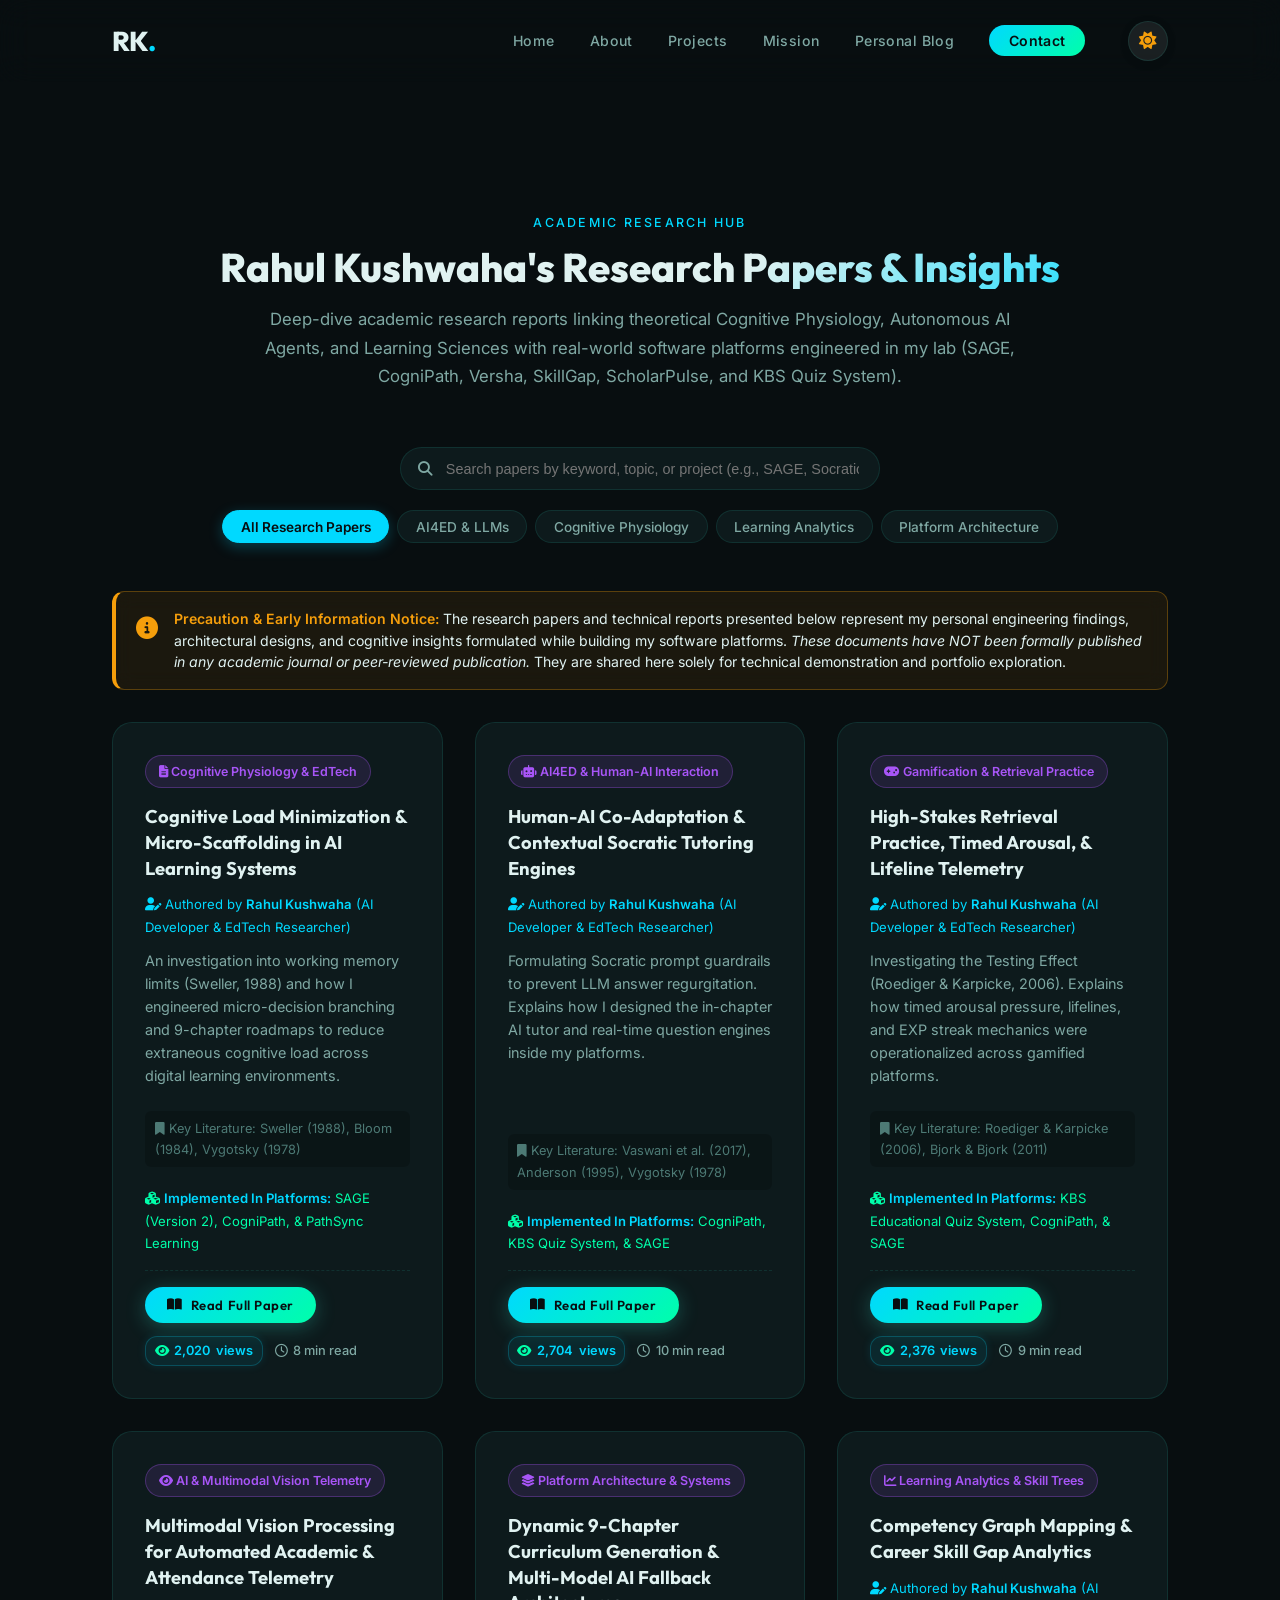
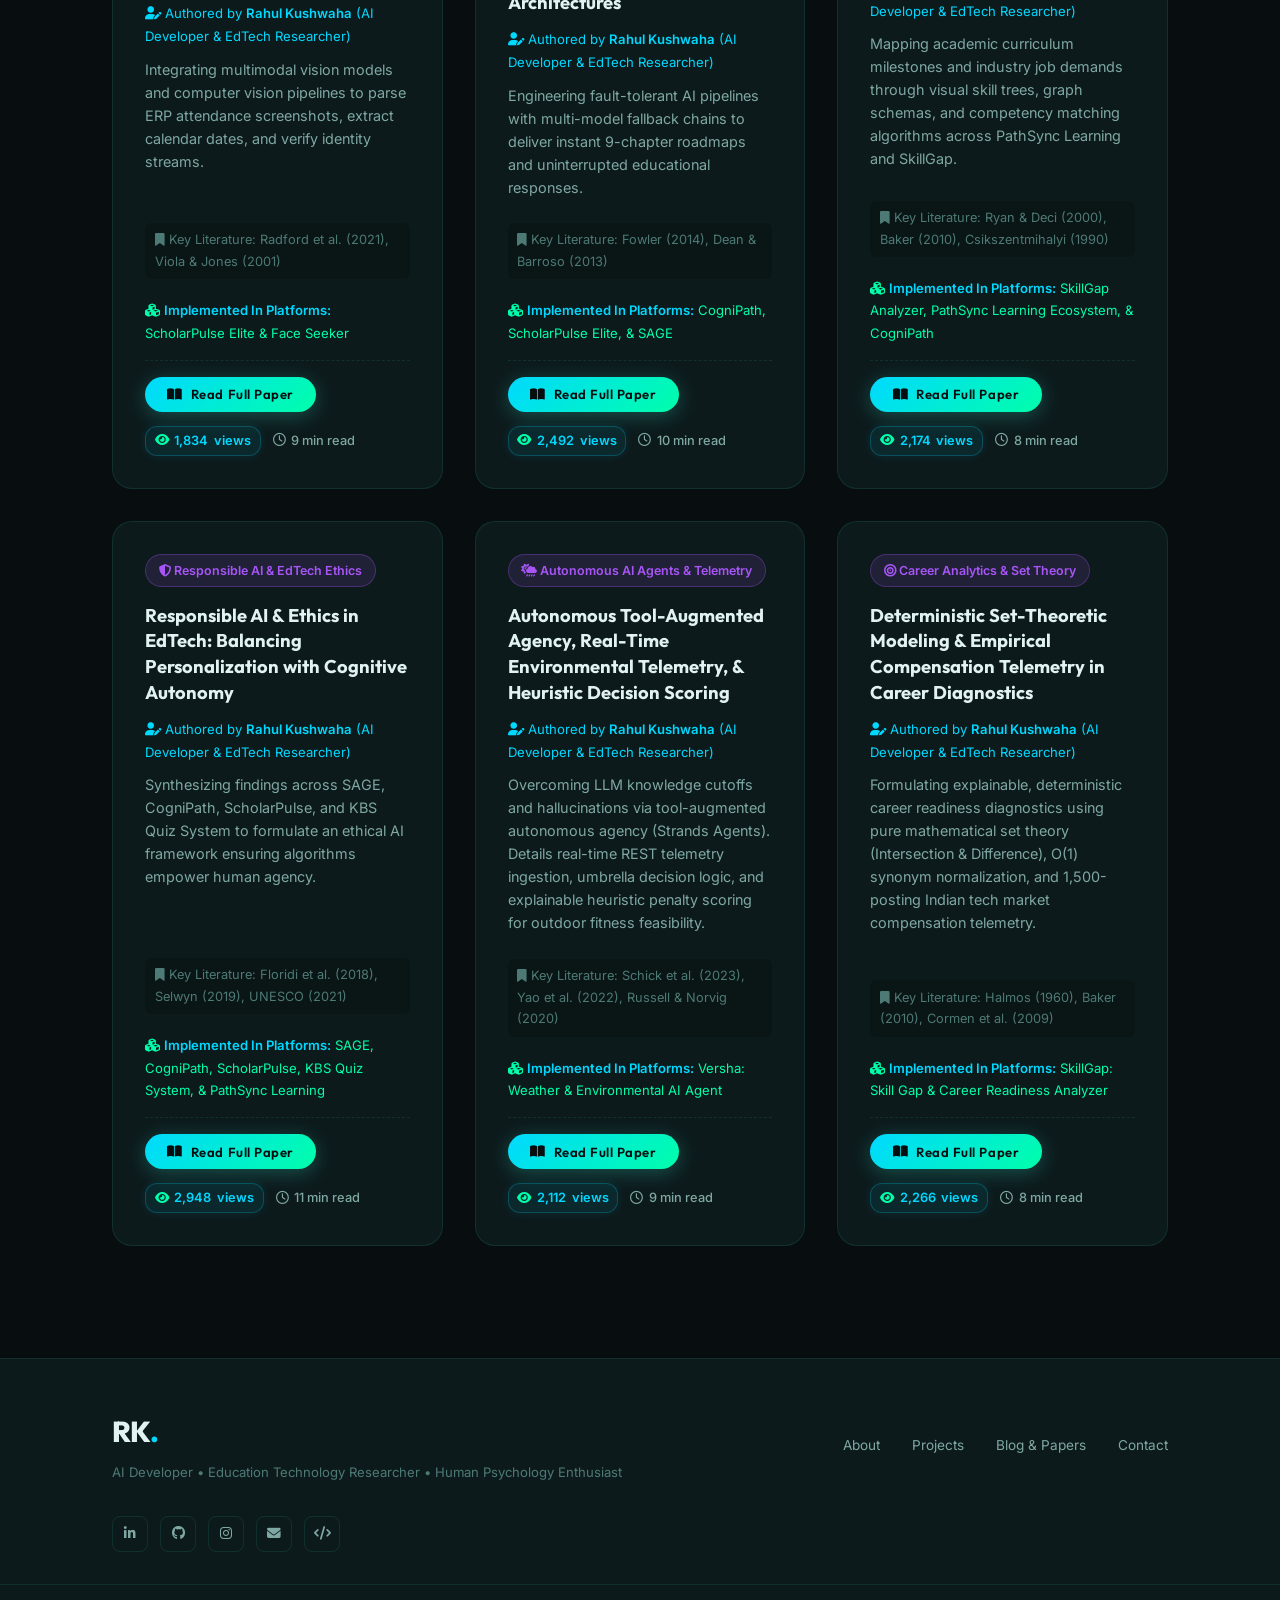
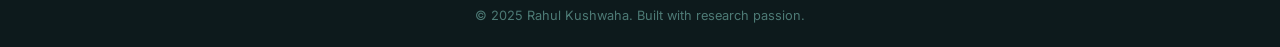
<file: blog.html>
<!DOCTYPE html>
<html lang="en">
<head>
    <meta charset="UTF-8">
    <meta name="viewport" content="width=device-width, initial-scale=1.0">
    <title>Academic Research Blog — Rahul Kushwaha | AI &amp; EdTech Researcher</title>
    <meta name="description" content="Academic research papers, literature analyses, and technical insights authored by Rahul Kushwaha exploring AI, Cognitive Psychology, EdTech, and Learning Sciences.">
    <meta name="author" content="Rahul Kushwaha">

    <!-- Google Fonts -->
    <link rel="preconnect" href="https://fonts.googleapis.com">
    <link rel="preconnect" href="https://fonts.gstatic.com" crossorigin>
    <link href="https://fonts.googleapis.com/css2?family=Inter:wght@300;400;500;600;700&family=Outfit:wght@400;500;600;700;800&display=swap" rel="stylesheet">

    <!-- Font Awesome 6 Icons -->
    <link rel="stylesheet" href="https://cdnjs.cloudflare.com/ajax/libs/font-awesome/6.5.1/css/all.min.css">

    <!-- Main Stylesheet -->
    <link rel="stylesheet" href="style.css">
</head>
<body>

    <!-- Ambient Aurora Background Glow -->
    <div class="aurora-wrapper" aria-hidden="true">
        <div class="aurora-blob aurora-blob--1"></div>
        <div class="aurora-blob aurora-blob--2"></div>
        <div class="aurora-blob aurora-blob--3"></div>
    </div>

    <!-- Scroll Progress Indicator Bar -->
    <div class="scroll-progress" id="scroll-progress"></div>

    <!-- Custom Cursor -->
    <div class="cursor-outer" id="cursorOuter"></div>
    <div class="cursor-inner" id="cursorInner"></div>

    <!-- Background Noise Grain -->
    <div class="noise-overlay" aria-hidden="true"></div>

    <!-- Navigation Header -->
    <header class="site-header" id="siteHeader">
        <div class="container nav-container">
            <a href="index.html#hero" class="nav-logo" aria-label="Home">
                RK<span class="logo-accent">.</span>
            </a>

            <nav class="nav-links" id="navLinks" aria-label="Primary navigation">
                <ul>
                    <li><a href="index.html#hero" class="nav-link">Home</a></li>
                    <li><a href="index.html#about" class="nav-link">About</a></li>
                    <li><a href="index.html#projects" class="nav-link">Projects</a></li>
                    <li><a href="index.html#mission" class="nav-link">Mission</a></li>
                    <li><a href="blog.html" class="nav-link active">Personal Blog</a></li>
                    <li><a href="index.html#contact" class="nav-link nav-cta">Contact</a></li>
                    <li class="theme-toggle-li">
                        <button class="theme-toggle-btn" id="themeToggleBtn" aria-label="Toggle dark and light theme" title="Toggle Light/Dark Mode">
                            <i class="fas fa-sun theme-icon-sun"></i>
                            <i class="fas fa-moon theme-icon-moon"></i>
                        </button>
                    </li>
                </ul>
            </nav>


            <button class="hamburger" id="hamburger" aria-label="Open menu" aria-expanded="false">
                <span></span>
                <span></span>
                <span></span>
            </button>
        </div>
    </header>

    <!-- Main Content -->
    <main style="padding-top: 100px;">
        <section class="section">
            <div class="container">

                <div class="section-header" data-reveal style="text-align: center; margin-bottom: 3.5rem;">
                    <span class="section-eyebrow">Academic Research Hub</span>
                    <h1 class="section-title" style="font-size: 2.5rem;">Rahul Kushwaha's Research Papers &amp; Insights</h1>
                    <p class="section-subtitle" style="max-width: 780px; margin: 1rem auto 0 auto; font-size: 1.05rem; line-height: 1.7;">
                        Deep-dive academic research reports linking theoretical Cognitive Physiology, Autonomous AI Agents, and Learning Sciences with real-world software platforms engineered in my lab (SAGE, CogniPath, Versha, SkillGap, ScholarPulse, and KBS Quiz System).
                    </p>
                </div>

                <!-- Controls & Search -->
                <div class="github-controls-wrapper" data-reveal style="margin-bottom: 3rem;">
                    <div class="github-search-box">
                        <i class="fas fa-search"></i>
                        <input type="text" id="blogSearchInput" class="github-search-input" placeholder="Search papers by keyword, topic, or project (e.g., SAGE, Socratic, Cognitive Load)..." onkeyup="filterBlogPosts()">
                    </div>

                    <div class="github-filter-tabs" id="blogFilterTabs">
                        <button class="github-filter-tab active" onclick="setBlogCategory('all', this)">All Research Papers</button>
                        <button class="github-filter-tab" onclick="setBlogCategory('ai4ed', this)">AI4ED &amp; LLMs</button>
                        <button class="github-filter-tab" onclick="setBlogCategory('psychology', this)">Cognitive Physiology</button>
                        <button class="github-filter-tab" onclick="setBlogCategory('analytics', this)">Learning Analytics</button>
                        <button class="github-filter-tab" onclick="setBlogCategory('architecture', this)">Platform Architecture</button>
                    </div>
                </div>

                <!-- Early Information & Independent Research Disclaimer Notice -->
                <div class="research-disclaimer-card" data-reveal>
                    <div class="disclaimer-icon"><i class="fas fa-info-circle"></i></div>
                    <div class="disclaimer-text">
                        <strong>Precaution &amp; Early Information Notice:</strong> The research papers and technical reports presented below represent my personal engineering findings, architectural designs, and cognitive insights formulated while building my software platforms. <em>These documents have NOT been formally published in any academic journal or peer-reviewed publication.</em> They are shared here solely for technical demonstration and portfolio exploration.
                    </div>
                </div>

                <!-- Blog Grid -->
                <div class="blog-grid" id="fullBlogGrid">

                    <!-- Paper 1 -->
                    <article class="blog-card" data-reveal data-category="psychology" data-keywords="sage cognipath pathsync pathed cognitive load sweller micro-learning roadmaps">
                        <div class="blog-badge"><i class="fas fa-file-alt"></i> Cognitive Physiology &amp; EdTech</div>
                        <h3 class="blog-title">Cognitive Load Minimization &amp; Micro-Scaffolding in AI Learning Systems</h3>
                        <p class="blog-author-tag"><i class="fas fa-user-edit"></i> Authored by <strong>Rahul Kushwaha</strong> (AI Developer &amp; EdTech Researcher)</p>
                        <p class="blog-snippet">An investigation into working memory limits (Sweller, 1988) and how I engineered micro-decision branching and 9-chapter roadmaps to reduce extraneous cognitive load across digital learning environments.</p>
                        <div class="blog-citations">
                            <span><i class="fas fa-bookmark"></i> Key Literature: Sweller (1988), Bloom (1984), Vygotsky (1978)</span>
                        </div>
                        <div style="font-size: 0.82rem; color: var(--color-accent-2); margin-bottom: 1rem;">
                            <i class="fas fa-cubes"></i> <strong>Implemented In Platforms:</strong> SAGE (Version 2), CogniPath, &amp; PathSync Learning
                        </div>
                        <div class="blog-footer">
                            <button onclick="openResearchPaper(1)" class="btn btn--primary btn--sm"><i class="fas fa-book-open"></i> Read Full Paper</button>
                            <div class="blog-meta-right">
                                <span class="blog-watch-count" data-paper-id="1"><i class="fas fa-eye"></i> <span class="watch-num">--</span> views</span>
                                <span class="blog-read-time"><i class="far fa-clock"></i> 8 min read</span>
                            </div>
                        </div>
                    </article>

                    <!-- Paper 2 -->
                    <article class="blog-card" data-reveal data-category="ai4ed" data-keywords="cognipath kbs sage socratic llm prompt engineering tutoring ai">
                        <div class="blog-badge"><i class="fas fa-robot"></i> AI4ED &amp; Human-AI Interaction</div>
                        <h3 class="blog-title">Human-AI Co-Adaptation &amp; Contextual Socratic Tutoring Engines</h3>
                        <p class="blog-author-tag"><i class="fas fa-user-edit"></i> Authored by <strong>Rahul Kushwaha</strong> (AI Developer &amp; EdTech Researcher)</p>
                        <p class="blog-snippet">Formulating Socratic prompt guardrails to prevent LLM answer regurgitation. Explains how I designed the in-chapter AI tutor and real-time question engines inside my platforms.</p>
                        <div class="blog-citations">
                            <span><i class="fas fa-bookmark"></i> Key Literature: Vaswani et al. (2017), Anderson (1995), Vygotsky (1978)</span>
                        </div>
                        <div style="font-size: 0.82rem; color: var(--color-accent-2); margin-bottom: 1rem;">
                            <i class="fas fa-cubes"></i> <strong>Implemented In Platforms:</strong> CogniPath, KBS Quiz System, &amp; SAGE
                        </div>
                        <div class="blog-footer">
                            <button onclick="openResearchPaper(2)" class="btn btn--primary btn--sm"><i class="fas fa-book-open"></i> Read Full Paper</button>
                            <div class="blog-meta-right">
                                <span class="blog-watch-count" data-paper-id="2"><i class="fas fa-eye"></i> <span class="watch-num">--</span> views</span>
                                <span class="blog-read-time"><i class="far fa-clock"></i> 10 min read</span>
                            </div>
                        </div>
                    </article>

                    <!-- Paper 3 -->
                    <article class="blog-card" data-reveal data-category="psychology" data-keywords="kbs cognipath sage retrieval testing effect gamification quiz">
                        <div class="blog-badge"><i class="fas fa-gamepad"></i> Gamification &amp; Retrieval Practice</div>
                        <h3 class="blog-title">High-Stakes Retrieval Practice, Timed Arousal, &amp; Lifeline Telemetry</h3>
                        <p class="blog-author-tag"><i class="fas fa-user-edit"></i> Authored by <strong>Rahul Kushwaha</strong> (AI Developer &amp; EdTech Researcher)</p>
                        <p class="blog-snippet">Investigating the Testing Effect (Roediger &amp; Karpicke, 2006). Explains how timed arousal pressure, lifelines, and EXP streak mechanics were operationalized across gamified platforms.</p>
                        <div class="blog-citations">
                            <span><i class="fas fa-bookmark"></i> Key Literature: Roediger &amp; Karpicke (2006), Bjork &amp; Bjork (2011)</span>
                        </div>
                        <div style="font-size: 0.82rem; color: var(--color-accent-2); margin-bottom: 1rem;">
                            <i class="fas fa-cubes"></i> <strong>Implemented In Platforms:</strong> KBS Educational Quiz System, CogniPath, &amp; SAGE
                        </div>
                        <div class="blog-footer">
                            <button onclick="openResearchPaper(3)" class="btn btn--primary btn--sm"><i class="fas fa-book-open"></i> Read Full Paper</button>
                            <div class="blog-meta-right">
                                <span class="blog-watch-count" data-paper-id="3"><i class="fas fa-eye"></i> <span class="watch-num">--</span> views</span>
                                <span class="blog-read-time"><i class="far fa-clock"></i> 9 min read</span>
                            </div>
                        </div>
                    </article>

                    <!-- Paper 4 -->
                    <article class="blog-card" data-reveal data-category="ai4ed" data-keywords="scholarpulse face_seeker vision gemini attendance biometric">
                        <div class="blog-badge"><i class="fas fa-eye"></i> AI &amp; Multimodal Vision Telemetry</div>
                        <h3 class="blog-title">Multimodal Vision Processing for Automated Academic &amp; Attendance Telemetry</h3>
                        <p class="blog-author-tag"><i class="fas fa-user-edit"></i> Authored by <strong>Rahul Kushwaha</strong> (AI Developer &amp; EdTech Researcher)</p>
                        <p class="blog-snippet">Integrating multimodal vision models and computer vision pipelines to parse ERP attendance screenshots, extract calendar dates, and verify identity streams.</p>
                        <div class="blog-citations">
                            <span><i class="fas fa-bookmark"></i> Key Literature: Radford et al. (2021), Viola &amp; Jones (2001)</span>
                        </div>
                        <div style="font-size: 0.82rem; color: var(--color-accent-2); margin-bottom: 1rem;">
                            <i class="fas fa-cubes"></i> <strong>Implemented In Platforms:</strong> ScholarPulse Elite &amp; Face Seeker
                        </div>
                        <div class="blog-footer">
                            <button onclick="openResearchPaper(4)" class="btn btn--primary btn--sm"><i class="fas fa-book-open"></i> Read Full Paper</button>
                            <div class="blog-meta-right">
                                <span class="blog-watch-count" data-paper-id="4"><i class="fas fa-eye"></i> <span class="watch-num">--</span> views</span>
                                <span class="blog-read-time"><i class="far fa-clock"></i> 9 min read</span>
                            </div>
                        </div>
                    </article>

                    <!-- Paper 5 -->
                    <article class="blog-card" data-reveal data-category="architecture" data-keywords="cognipath scholarpulse sage fallback multi model architecture">
                        <div class="blog-badge"><i class="fas fa-layer-group"></i> Platform Architecture &amp; Systems</div>
                        <h3 class="blog-title">Dynamic 9-Chapter Curriculum Generation &amp; Multi-Model AI Fallback Architectures</h3>
                        <p class="blog-author-tag"><i class="fas fa-user-edit"></i> Authored by <strong>Rahul Kushwaha</strong> (AI Developer &amp; EdTech Researcher)</p>
                        <p class="blog-snippet">Engineering fault-tolerant AI pipelines with multi-model fallback chains to deliver instant 9-chapter roadmaps and uninterrupted educational responses.</p>
                        <div class="blog-citations">
                            <span><i class="fas fa-bookmark"></i> Key Literature: Fowler (2014), Dean &amp; Barroso (2013)</span>
                        </div>
                        <div style="font-size: 0.82rem; color: var(--color-accent-2); margin-bottom: 1rem;">
                            <i class="fas fa-cubes"></i> <strong>Implemented In Platforms:</strong> CogniPath, ScholarPulse Elite, &amp; SAGE
                        </div>
                        <div class="blog-footer">
                            <button onclick="openResearchPaper(5)" class="btn btn--primary btn--sm"><i class="fas fa-book-open"></i> Read Full Paper</button>
                            <div class="blog-meta-right">
                                <span class="blog-watch-count" data-paper-id="5"><i class="fas fa-eye"></i> <span class="watch-num">--</span> views</span>
                                <span class="blog-read-time"><i class="far fa-clock"></i> 10 min read</span>
                            </div>
                        </div>
                    </article>

                    <!-- Paper 6 -->
                    <article class="blog-card" data-reveal data-category="analytics" data-keywords="pathsync skillgap cognipath sage skill graphs competency analytics set theory">
                        <div class="blog-badge"><i class="fas fa-chart-line"></i> Learning Analytics &amp; Skill Trees</div>
                        <h3 class="blog-title">Competency Graph Mapping &amp; Career Skill Gap Analytics</h3>
                        <p class="blog-author-tag"><i class="fas fa-user-edit"></i> Authored by <strong>Rahul Kushwaha</strong> (AI Developer &amp; EdTech Researcher)</p>
                        <p class="blog-snippet">Mapping academic curriculum milestones and industry job demands through visual skill trees, graph schemas, and competency matching algorithms across PathSync Learning and SkillGap.</p>
                        <div class="blog-citations">
                            <span><i class="fas fa-bookmark"></i> Key Literature: Ryan &amp; Deci (2000), Baker (2010), Csikszentmihalyi (1990)</span>
                        </div>
                        <div style="font-size: 0.82rem; color: var(--color-accent-2); margin-bottom: 1rem;">
                            <i class="fas fa-cubes"></i> <strong>Implemented In Platforms:</strong> SkillGap Analyzer, PathSync Learning Ecosystem, &amp; CogniPath
                        </div>
                        <div class="blog-footer">
                            <button onclick="openResearchPaper(6)" class="btn btn--primary btn--sm"><i class="fas fa-book-open"></i> Read Full Paper</button>
                            <div class="blog-meta-right">
                                <span class="blog-watch-count" data-paper-id="6"><i class="fas fa-eye"></i> <span class="watch-num">--</span> views</span>
                                <span class="blog-read-time"><i class="far fa-clock"></i> 8 min read</span>
                            </div>
                        </div>
                    </article>

                    <!-- Paper 7 -->
                    <article class="blog-card" data-reveal data-category="ai4ed" data-keywords="sage cognipath scholarpulse kbs pathsync ethics autonomy">
                        <div class="blog-badge"><i class="fas fa-shield-alt"></i> Responsible AI &amp; EdTech Ethics</div>
                        <h3 class="blog-title">Responsible AI &amp; Ethics in EdTech: Balancing Personalization with Cognitive Autonomy</h3>
                        <p class="blog-author-tag"><i class="fas fa-user-edit"></i> Authored by <strong>Rahul Kushwaha</strong> (AI Developer &amp; EdTech Researcher)</p>
                        <p class="blog-snippet">Synthesizing findings across SAGE, CogniPath, ScholarPulse, and KBS Quiz System to formulate an ethical AI framework ensuring algorithms empower human agency.</p>
                        <div class="blog-citations">
                            <span><i class="fas fa-bookmark"></i> Key Literature: Floridi et al. (2018), Selwyn (2019), UNESCO (2021)</span>
                        </div>
                        <div style="font-size: 0.82rem; color: var(--color-accent-2); margin-bottom: 1rem;">
                            <i class="fas fa-cubes"></i> <strong>Implemented In Platforms:</strong> SAGE, CogniPath, ScholarPulse, KBS Quiz System, &amp; PathSync Learning
                        </div>
                        <div class="blog-footer">
                            <button onclick="openResearchPaper(7)" class="btn btn--primary btn--sm"><i class="fas fa-book-open"></i> Read Full Paper</button>
                            <div class="blog-meta-right">
                                <span class="blog-watch-count" data-paper-id="7"><i class="fas fa-eye"></i> <span class="watch-num">--</span> views</span>
                                <span class="blog-read-time"><i class="far fa-clock"></i> 11 min read</span>
                            </div>
                        </div>
                    </article>

                    <!-- Paper 8 -->
                    <article class="blog-card" data-reveal data-category="architecture" data-keywords="versha weather agent strands ollama telemetry environmental decision intelligence heuristics rain umbrella outdoor fitness">
                        <div class="blog-badge"><i class="fas fa-cloud-sun-rain"></i> Autonomous AI Agents &amp; Telemetry</div>
                        <h3 class="blog-title">Autonomous Tool-Augmented Agency, Real-Time Environmental Telemetry, &amp; Heuristic Decision Scoring</h3>
                        <p class="blog-author-tag"><i class="fas fa-user-edit"></i> Authored by <strong>Rahul Kushwaha</strong> (AI Developer &amp; EdTech Researcher)</p>
                        <p class="blog-snippet">Overcoming LLM knowledge cutoffs and hallucinations via tool-augmented autonomous agency (Strands Agents). Details real-time REST telemetry ingestion, umbrella decision logic, and explainable heuristic penalty scoring for outdoor fitness feasibility.</p>
                        <div class="blog-citations">
                            <span><i class="fas fa-bookmark"></i> Key Literature: Schick et al. (2023), Yao et al. (2022), Russell &amp; Norvig (2020)</span>
                        </div>
                        <div style="font-size: 0.82rem; color: var(--color-accent-2); margin-bottom: 1rem;">
                            <i class="fas fa-cubes"></i> <strong>Implemented In Platforms:</strong> Versha: Weather &amp; Environmental AI Agent
                        </div>
                        <div class="blog-footer">
                            <button onclick="openResearchPaper(8)" class="btn btn--primary btn--sm"><i class="fas fa-book-open"></i> Read Full Paper</button>
                            <div class="blog-meta-right">
                                <span class="blog-watch-count" data-paper-id="8"><i class="fas fa-eye"></i> <span class="watch-num">--</span> views</span>
                                <span class="blog-read-time"><i class="far fa-clock"></i> 9 min read</span>
                            </div>
                        </div>
                    </article>

                    <!-- Paper 9 -->
                    <article class="blog-card" data-reveal data-category="analytics" data-keywords="skillgap pathsync pathed career readiness set theory compensation salary inr dataset diagnostics analytics">
                        <div class="blog-badge"><i class="fas fa-bullseye"></i> Career Analytics &amp; Set Theory</div>
                        <h3 class="blog-title">Deterministic Set-Theoretic Modeling &amp; Empirical Compensation Telemetry in Career Diagnostics</h3>
                        <p class="blog-author-tag"><i class="fas fa-user-edit"></i> Authored by <strong>Rahul Kushwaha</strong> (AI Developer &amp; EdTech Researcher)</p>
                        <p class="blog-snippet">Formulating explainable, deterministic career readiness diagnostics using pure mathematical set theory (Intersection &amp; Difference), O(1) synonym normalization, and 1,500-posting Indian tech market compensation telemetry.</p>
                        <div class="blog-citations">
                            <span><i class="fas fa-bookmark"></i> Key Literature: Halmos (1960), Baker (2010), Cormen et al. (2009)</span>
                        </div>
                        <div style="font-size: 0.82rem; color: var(--color-accent-2); margin-bottom: 1rem;">
                            <i class="fas fa-cubes"></i> <strong>Implemented In Platforms:</strong> SkillGap: Skill Gap &amp; Career Readiness Analyzer
                        </div>
                        <div class="blog-footer">
                            <button onclick="openResearchPaper(9)" class="btn btn--primary btn--sm"><i class="fas fa-book-open"></i> Read Full Paper</button>
                            <div class="blog-meta-right">
                                <span class="blog-watch-count" data-paper-id="9"><i class="fas fa-eye"></i> <span class="watch-num">--</span> views</span>
                                <span class="blog-read-time"><i class="far fa-clock"></i> 8 min read</span>
                            </div>
                        </div>
                    </article>

                </div>
            </div>
        </section>
    </main>

    <!-- Modal Viewer for Research Papers -->
    <div class="custom-modal" id="researchPaperModal">
        <div class="modal-backdrop" onclick="closeResearchPaper()"></div>
        <div class="modal-dialog academic-modal-dialog">
            <button class="modal-close-btn" onclick="closeResearchPaper()" aria-label="Close modal">
                <i class="fas fa-times"></i>
            </button>
            <div class="modal-body" id="researchPaperContent">
                <!-- Populated dynamically via script.js -->
            </div>
        </div>
    </div>

    <!-- Footer -->
    <footer class="site-footer">
        <div class="container footer-inner">
            <div class="footer-brand">
                <span class="footer-logo">RK<span class="logo-accent">.</span></span>
                <p class="footer-tagline">AI Developer • Education Technology Researcher • Human Psychology Enthusiast</p>
            </div>

            <nav class="footer-nav" aria-label="Footer navigation">
                <a href="index.html#about">About</a>
                <a href="index.html#projects">Projects</a>
                <a href="blog.html">Blog &amp; Papers</a>
                <a href="index.html#contact">Contact</a>
            </nav>

            <div class="footer-socials">
                <a href="https://www.linkedin.com/in/rahul-kushwaha-7698b3368" target="_blank" rel="noopener" aria-label="LinkedIn"><i class="fab fa-linkedin-in"></i></a>
                <a href="https://github.com/Dominus005era" target="_blank" rel="noopener" aria-label="GitHub"><i class="fab fa-github"></i></a>
                <a href="https://www.instagram.com/its_rahul_eon?igsh=MXZ1cWFzdDBnazYwdA==" target="_blank" rel="noopener" aria-label="Instagram"><i class="fab fa-instagram"></i></a>
                <a href="mailto:r.a.kushwaha005@gmail.com" aria-label="Email Me"><i class="fas fa-envelope"></i></a>
                <a href="https://leetcode.com/u/tULNEGtHUu/" target="_blank" rel="noopener" aria-label="LeetCode"><i class="fas fa-code"></i></a>
            </div>
        </div>

        <div class="footer-bottom">
            <div class="container">
                <p>&copy; 2025 Rahul Kushwaha. Built with research passion.</p>
            </div>
        </div>
    </footer>

    <!-- Scripts -->
    <script src="script.js"></script>

    <script>
        function filterBlogPosts() {
            const query = document.getElementById('blogSearchInput').value.toLowerCase();
            const cards = document.querySelectorAll('#fullBlogGrid .blog-card');
            cards.forEach(card => {
                const text = card.innerText.toLowerCase();
                const keywords = card.getAttribute('data-keywords') || '';
                if (text.includes(query) || keywords.includes(query)) {
                    card.style.display = 'flex';
                } else {
                    card.style.display = 'none';
                }
            });
        }

        function setBlogCategory(category, btn) {
            document.querySelectorAll('#blogFilterTabs .github-filter-tab').forEach(t => t.classList.remove('active'));
            btn.classList.add('active');

            const cards = document.querySelectorAll('#fullBlogGrid .blog-card');
            cards.forEach(card => {
                const cardCat = card.getAttribute('data-category');
                if (category === 'all' || cardCat === category) {
                    card.style.display = 'flex';
                } else {
                    card.style.display = 'none';
                }
            });
        }
    </script>
</body>
</html>
</file>
<file: style.css>
/* ================================================================
   RAHUL KUSHWAHA — PORTFOLIO STYLESHEET
   File: style.css
   Theme: Dark Emerald / Teal — Minimal Elite

   HOW TO NAVIGATE THIS FILE:
   Use Ctrl+F to search for section names below.
   Sections are marked with ██ for easy finding.

   TABLE OF CONTENTS:
   00 — CSS Variables (Colors, Fonts, Spacing) ← EDIT THESE
   01 — Reset & Base
   02 — Typography
   03 — Utility Classes
   04 — Custom Cursor
   05 — Noise Overlay
   06 — Loader / Intro Screen
   07 — Header & Navigation
   08 — Hero Section
   09 — About Section
   10 — Skills Section
   11 — Experience Section
   12 — Projects Section
   13 — Education Section
   14 — Certifications Section
   15 — Achievements Section
   16 — Contact Section
   17 — Footer
   18 — Scroll Reveal Animations
   19 — Responsive / Mobile
================================================================ */


/* ================================================================
   ██  00 — CSS VARIABLES
   ── The entire color scheme, fonts, and spacing live here.
   ── Change values here to retheme the whole portfolio.
================================================================ */
:root {

    /* ── PRIMARY COLORS ──────────────────────────────────────────
       --color-accent    : Main teal/emerald accent (buttons, highlights)
       --color-accent-2  : Secondary glow / hover variant
       --color-accent-glow: Semi-transparent glow for shadows
       Additional vibrant colors for enhanced visual appeal
    ─────────────────────────────────────────────────────────── */
    --color-accent:      #00d9ff;   /* Bright Cyan */
    --color-accent-2:    #00ffaa;   /* Bright Green */
    --color-accent-glow: rgba(0, 217, 255, 0.25);

    /* Vibrant accent colors for variety */
    --color-purple:      #a855f7;   /* Vibrant Purple */
    --color-pink:        #ec4899;   /* Vibrant Pink */
    --color-orange:      #f97316;   /* Vibrant Orange */
    --color-blue:        #3b82f6;   /* Vibrant Blue */

    /* ── BACKGROUND LAYERS ───────────────────────────────────────
       --color-bg        : Page background (deepest dark)
       --color-surface   : Card / raised surface background
       --color-surface-2 : Slightly lighter surface (nested cards)
       --color-border    : Subtle border color
    ─────────────────────────────────────────────────────────── */
    --color-bg:        #080e10;  /* Near-black with green tint */
    --color-surface:   #0d1a1c;  /* Dark teal-tinted surface */
    --color-surface-2: #122326;  /* Slightly lighter */
    --color-border:    rgba(45, 212, 191, 0.12);

    /* ── TEXT COLORS ─────────────────────────────────────────────
       --color-text       : Primary readable text
       --color-text-muted : Secondary / description text
       --color-text-faint : Placeholder, dates, labels
    ─────────────────────────────────────────────────────────── */
    --color-text:       #e0f2f1;  /* Soft teal-white */
    --color-text-muted: #7fa8a3;  /* Muted teal-grey */
    --color-text-faint: #4d7a75;  /* Faint teal */

    /* ── TYPOGRAPHY ──────────────────────────────────────────────
       --font-heading : Used for all headings (Outfit — modern/professional)
       --font-body    : Used for all body text (Inter — clean & readable)
       To change fonts:
         1. Update the Google Fonts link in index.html <head>
         2. Change the font-family values below
    ─────────────────────────────────────────────────────────── */
    --font-heading: 'Outfit',  sans-serif;
    --font-body:    'Inter',   sans-serif;

    /* ── SPACING ─────────────────────────────────────────────────
       Used for consistent padding/margin across sections.
    ─────────────────────────────────────────────────────────── */
    --section-padding: 7rem 0;
    --container-width: 1120px;
    --container-pad:   2rem;

    /* ── BORDER RADIUS ───────────────────────────────────────────
       Change --radius to make cards more or less rounded.
    ─────────────────────────────────────────────────────────── */
    --radius:    12px;
    --radius-lg: 20px;
    --radius-sm: 6px;

    /* ── TRANSITIONS ─────────────────────────────────────────────
       Used for hover effects throughout.
    ─────────────────────────────────────────────────────────── */
    --transition: 0.3s cubic-bezier(0.4, 0, 0.2, 1);
    --transition-slow: 0.6s cubic-bezier(0.4, 0, 0.2, 1);

    /* ── SHADOWS ─────────────────────────────────────────────────
       Card shadow and glow shadow.
    ─────────────────────────────────────────────────────────── */
    --shadow-card: 0 4px 24px rgba(0, 0, 0, 0.4);
    --shadow-glow: 0 0 30px rgba(45, 212, 191, 0.2);
}


/* ================================================================
   ██  01 — RESET & BASE
================================================================ */

/* Universal box-sizing reset */
*, *::before, *::after {
    margin:     0;
    padding:    0;
    box-sizing: border-box;
}

/* Smooth scrolling for all anchor links */
html {
    scroll-behavior: smooth;
    font-size: 16px; /* Base: 1rem = 16px */
}

/* Hide default cursor (replaced by custom cursor below) */
* { cursor: none !important; }

/* Base body styles */
body {
    font-family:      var(--font-body);
    background-color: var(--color-bg);
    color:            var(--color-text);
    line-height:      1.7;
    overflow-x:       hidden; /* No horizontal scroll */
    -webkit-font-smoothing:  antialiased;
    -moz-osx-font-smoothing: grayscale;
}

/* Remove list style globally (re-applied where needed) */
ul, ol { list-style: none; }

/* Remove default link underline */
a { text-decoration: none; color: inherit; }

/* Make images responsive */
img { max-width: 100%; display: block; }

/* Make buttons reset cleanly */
button { border: none; background: none; font-family: var(--font-body); }


/* ================================================================
   ██  02 — TYPOGRAPHY
================================================================ */

/* Display headings — uses Syne font */
h1, h2, h3, h4, h5, h6 {
    font-family: var(--font-heading);
    font-weight: 700;
    line-height: 1.15;
    color:       var(--color-text);
}

/* Paragraph defaults */
p { color: var(--color-text-muted); line-height: 1.75; }

/* Strong text — uses accent color */
strong { color: var(--color-accent); font-weight: 600; }


/* ================================================================
   ██  03 — UTILITY CLASSES
================================================================ */

/* Centered max-width wrapper */
.container {
    max-width: var(--container-width);
    margin:    0 auto;
    padding:   0 var(--container-pad);
}

/* Section spacing (applied to every <section>) */
.section { padding: var(--section-padding); }

/* ── SECTION HEADER (eyebrow + title) ──────────────────────── */
.section-header {
    margin-bottom: 3.5rem;
}

/* Small label above section title (e.g. "01 — About") */
.section-eyebrow {
    display:        block;
    font-family:    var(--font-body);
    font-size:      0.78rem;
    font-weight:    500;
    letter-spacing: 0.18em;
    text-transform: uppercase;
    color:          var(--color-accent);
    margin-bottom:  0.75rem;
}

/* Main section heading */
.section-title {
    font-size:   clamp(1.8rem, 4vw, 2.6rem);
    font-weight: 800;
    line-height: 1.1;
    /* Gradient text on headings */
    background:  linear-gradient(135deg, var(--color-text) 60%, var(--color-accent));
    -webkit-background-clip: text;
    -webkit-text-fill-color: transparent;
    background-clip: text;
}

/* ── BUTTONS ────────────────────────────────────────────────── */

/* Base button styles (shared by all variants) */
.btn {
    display:         inline-flex;
    align-items:     center;
    gap:             0.5rem;
    padding:         0.85rem 2rem;
    border-radius:   50px;
    font-family:     var(--font-heading);
    font-size:       0.9rem;
    font-weight:     600;
    letter-spacing:  0.04em;
    transition:      var(--transition);
    position:        relative;
    overflow:        hidden;
    white-space:     nowrap;
}

/* Shimmer sweep on hover (applies to all buttons) */
.btn::before {
    content:    '';
    position:   absolute;
    top:        0; left: -100%;
    width:      100%; height: 100%;
    background: linear-gradient(90deg, transparent, rgba(255,255,255,0.08), transparent);
    transition: left 0.5s ease;
}
.btn:hover::before { left: 100%; }

/* Primary filled button */
.btn--primary {
    background:  linear-gradient(135deg, var(--color-accent), var(--color-accent-2));
    color:       #080e10;
    box-shadow:  0 4px 20px rgba(45, 212, 191, 0.3);
}
.btn--primary:hover {
    transform:  translateY(-3px);
    box-shadow: 0 8px 30px rgba(45, 212, 191, 0.5);
}

/* Ghost / outline button */
.btn--ghost {
    background:  transparent;
    color:       var(--color-accent);
    border:      1.5px solid var(--color-accent);
}
.btn--ghost:hover {
    background:  var(--color-accent-glow);
    transform:   translateY(-3px);
    box-shadow:  var(--shadow-glow);
}

/* Secondary button - Download CV style */
.btn--secondary {
    background:  rgba(0, 217, 255, 0.08);
    color:       var(--color-accent);
    border:      1.5px solid var(--color-accent-2);
    transition:  var(--transition);
}
.btn--secondary:hover {
    background:  rgba(0, 255, 170, 0.12);
    color:       var(--color-accent-2);
    transform:   translateY(-3px);
    box-shadow:  0 4px 20px rgba(0, 255, 170, 0.25);
}

/* Small size modifier */
.btn--sm {
    padding:   0.6rem 1.4rem;
    font-size: 0.82rem;
}

/* Full width modifier */
.btn--full { width: 100%; justify-content: center; }


/* ================================================================
   ██  04 — CUSTOM CURSOR
   Two layers: outer ring (lags behind) + inner dot (instant).
   Controlled by script.js → initCursor()
   To disable: delete this block and remove cursor:none from *
================================================================ */

/* Outer ring — follows mouse with slight lag */
.cursor-outer {
    position:      fixed;
    width:         36px;
    height:        36px;
    border:        1.5px solid var(--color-accent);
    border-radius: 50%;
    pointer-events: none;
    z-index:       99999;
    transform:     translate(-50%, -50%);
    transition:    width 0.25s, height 0.25s, border-color 0.25s, opacity 0.25s;
    opacity:       0;  /* Hidden until mouse moves */
    mix-blend-mode: normal;
}

/* Inner dot — snaps instantly to mouse */
.cursor-inner {
    position:       fixed;
    width:          6px;
    height:         6px;
    background:     var(--color-accent);
    border-radius:  50%;
    pointer-events: none;
    z-index:        99999;
    transform:      translate(-50%, -50%);
    opacity:        0;
}

/* Hover state — cursor expands over links/buttons */
.cursor-outer.is-hovering {
    width:        60px;
    height:       60px;
    border-color: var(--color-accent-2);
    background:   rgba(45, 212, 191, 0.06);
}
.cursor-inner.is-hovering {
    transform: translate(-50%, -50%) scale(0);
}


/* ================================================================
   ██  05 — NOISE OVERLAY
   Subtle film-grain texture over the entire page.
   To remove: delete this block and the <canvas> in HTML.
   To adjust intensity: change opacity value.
================================================================ */
/* (Noise is rendered via canvas in script.js → initNoise()) */


/* ================================================================
   ██  06 — LOADER / INTRO SCREEN
   Full-screen overlay shown on page load.
   Fades out after ~1.8 seconds.
   To disable: add display:none to .loader or remove from HTML.
================================================================ */

.loader {
    position:   fixed;
    inset:      0;              /* top/right/bottom/left: 0 */
    background: var(--color-bg);
    z-index:    99998;
    display:    flex;
    align-items:    center;
    justify-content: center;
    /* Fade out transition — triggered by JS adding .loader--out */
    transition: opacity 0.7s ease, visibility 0.7s ease;
}

/* Hidden state added by JavaScript */
.loader.loader--out {
    opacity:    0;
    visibility: hidden;
    pointer-events: none;
}

.loader-content {
    text-align: center;
    display:    flex;
    flex-direction: column;
    align-items: center;
    gap: 1.2rem;
}

/* Large initials shown during load */
.loader-initials {
    font-family: var(--font-heading);
    font-size:   4rem;
    font-weight: 800;
    color:       var(--color-accent);
    letter-spacing: -0.02em;
    animation:   loaderPulse 1.5s ease-in-out infinite;
}

/* Progress bar track */
.loader-bar-track {
    width:         200px;
    height:        2px;
    background:    var(--color-surface-2);
    border-radius: 2px;
    overflow:      hidden;
}

/* Progress bar fill — animated by CSS */
.loader-bar-fill {
    height:      100%;
    width:       0%;
    background:  linear-gradient(90deg, var(--color-accent), var(--color-accent-2));
    border-radius: 2px;
    animation:   loaderFill 1.6s ease forwards;
}

.loader-label {
    font-size:      0.78rem;
    letter-spacing: 0.15em;
    text-transform: uppercase;
    color:          var(--color-text-faint);
    font-family:    var(--font-body);
}

/* Keyframes for loader animations */
@keyframes loaderPulse {
    0%, 100% { opacity: 1; }
    50%       { opacity: 0.5; }
}
@keyframes loaderFill {
    0%   { width: 0%; }
    100% { width: 100%; }
}


/* ================================================================
   ██  07 — HEADER & NAVIGATION
================================================================ */

.site-header {
    position:   fixed;
    top:        0; left: 0;
    width:      100%;
    z-index:    1000;
    /* Glass effect via backdrop-filter */
    background: rgba(8, 14, 16, 0.5);
    backdrop-filter:   blur(16px);
    -webkit-backdrop-filter: blur(16px);
    border-bottom:     1px solid transparent;
    padding:           1.1rem 0;
    transition:        background var(--transition), border-color var(--transition), padding var(--transition);
}

/* Scrolled state — slightly more opaque, border visible */
.site-header.is-scrolled {
    background:    rgba(8, 14, 16, 0.85);
    border-color:  var(--color-border);
    padding:       0.8rem 0;
    box-shadow:    0 4px 30px rgba(0, 0, 0, 0.3);
}

.nav-container {
    display:         flex;
    align-items:     center;
    justify-content: space-between;
}

/* Logo / initials in top-left */
.nav-logo {
    font-family:     var(--font-heading);
    font-size:       1.7rem;
    font-weight:     800;
    color:           var(--color-text);
    letter-spacing: -0.03em;
    transition:      color var(--transition);
}
.nav-logo:hover { color: var(--color-accent); }

/* Accent dot after initials */
.logo-accent { color: var(--color-accent); }

/* Desktop nav list */
.nav-links ul {
    display:    flex;
    align-items: center;
    gap:        2.2rem;
}

/* Individual nav link */
.nav-link {
    font-family:     var(--font-body);
    font-size:       0.88rem;
    font-weight:     500;
    color:           var(--color-text-muted);
    letter-spacing:  0.03em;
    position:        relative;
    padding-bottom:  3px;
    transition:      color var(--transition);
}

/* Underline animation on hover */
.nav-link::after {
    content:    '';
    position:   absolute;
    bottom:     0; left: 0;
    width:      0; height: 1.5px;
    background: var(--color-accent);
    transition: width var(--transition);
}
.nav-link:hover          { color: var(--color-accent); }
.nav-link:hover::after   { width: 100%; }

/* Contact button in nav — pill style */
.nav-cta {
    background:    linear-gradient(135deg, var(--color-accent), var(--color-accent-2));
    color:         #080e10 !important;
    padding:       0.45rem 1.2rem;
    border-radius: 50px;
    font-weight:   600;
    transition:    box-shadow var(--transition), transform var(--transition) !important;
}
.nav-cta::after   { display: none !important; }
.nav-cta:hover    { transform: translateY(-2px); box-shadow: 0 4px 20px rgba(45,212,191,0.4); }

/* ── HAMBURGER (Mobile) ─────────────────────────────────────── */
.hamburger {
    display:        none;    /* Hidden on desktop */
    flex-direction: column;
    gap:            5px;
    padding:        6px;
    z-index:        1001;
}
.hamburger span {
    display:       block;
    width:         24px;
    height:        2px;
    background:    var(--color-text);
    border-radius: 2px;
    transition:    transform var(--transition), opacity var(--transition), width var(--transition);
}
/* X animation when menu is open */
.hamburger.is-open span:nth-child(1) { transform: translateY(7px) rotate(45deg); }
.hamburger.is-open span:nth-child(2) { opacity: 0; width: 0; }
.hamburger.is-open span:nth-child(3) { transform: translateY(-7px) rotate(-45deg); }


/* ================================================================
   ██  08 — HERO SECTION
================================================================ */

.hero-section {
    min-height:      100vh;
    display:         flex;
    align-items:     center;
    position:        relative;
    overflow:        hidden;
    padding-top:     80px; /* Offset for fixed header */
    background:      var(--color-bg);
}

/* ── GRID BACKGROUND (decorative lines) ───────────────────── */
.hero-grid {
    position:   absolute;
    inset:      0;
    /* Creates a subtle grid pattern */
    background-image:
        linear-gradient(rgba(45,212,191,0.04) 1px, transparent 1px),
        linear-gradient(90deg, rgba(45,212,191,0.04) 1px, transparent 1px);
    background-size: 60px 60px;
    /* Fade edges so grid doesn't show at borders */
    -webkit-mask-image: radial-gradient(ellipse 80% 70% at 50% 50%, black 30%, transparent 100%);
    mask-image: radial-gradient(ellipse 80% 70% at 50% 50%, black 30%, transparent 100%);
    z-index: 0;
    animation: gridDrift 20s ease-in-out infinite alternate;
}
@keyframes gridDrift {
    from { transform: translateY(0); }
    to   { transform: translateY(-20px); }
}

/* ── GLOWING ORBS (background atmosphere) ─────────────────── */
.hero-orb {
    position:      absolute;
    border-radius: 50%;
    filter:        blur(80px);
    z-index:       0;
    animation:     orbFloat 8s ease-in-out infinite alternate;
}
.hero-orb--teal {
    width:      500px; height:  500px;
    background: radial-gradient(circle, rgba(45,212,191,0.12), transparent 70%);
    top:   -100px; right: -100px;
    animation-delay: 0s;
}
.hero-orb--green {
    width:      400px; height: 400px;
    background: radial-gradient(circle, rgba(16,185,129,0.1), transparent 70%);
    bottom: -50px; left: -50px;
    animation-delay: -3s;
}
.hero-orb--dark {
    width:      300px; height: 300px;
    background: radial-gradient(circle, rgba(45,212,191,0.06), transparent 70%);
    top:   40%; left: 40%;
    animation-delay: -5s;
}
@keyframes orbFloat {
    from { transform: scale(1) translateY(0); }
    to   { transform: scale(1.15) translateY(-30px); }
}

/* ── FLOATING GEOMETRIC SHAPES ────────────────────────────── */
.hero-shape {
    position:      absolute;
    border:        1px solid;
    border-radius: 4px;
    z-index:       0;
    opacity:       0.15;
}
.hero-shape--1 {
    width:  60px; height: 60px;
    border-color:  var(--color-accent);
    top:    20%; left: 10%;
    transform:   rotate(20deg);
    animation:   shapeSpin 15s linear infinite;
}
.hero-shape--2 {
    width:  40px; height: 40px;
    border-color:  var(--color-accent-2);
    top:    70%; right: 15%;
    transform:    rotate(-15deg);
    animation:    shapeSpin 20s linear infinite reverse;
    border-radius: 50%;
}
.hero-shape--3 {
    width:  80px; height: 80px;
    border-color:  var(--color-accent);
    bottom: 20%; left: 25%;
    animation:   shapeSpin 25s linear infinite;
    clip-path:   polygon(50% 0%, 0% 100%, 100% 100%);
    background:  transparent;
    border:      none;
    box-shadow:  inset 0 0 0 1px var(--color-accent);
}
@keyframes shapeSpin {
    from { transform: rotate(0deg); }
    to   { transform: rotate(360deg); }
}

/* ── HERO CONTENT ─────────────────────────────────────────── */
.hero-container {
    position:   relative;
    z-index:    1;
    text-align: center;
    padding-top: 2rem;
    padding-bottom: 4rem;
}

/* Availability badge at top */
.hero-badge {
    display:         inline-flex;
    align-items:     center;
    gap:             0.6rem;
    font-size:       0.8rem;
    font-weight:     500;
    letter-spacing:  0.08em;
    color:           var(--color-accent);
    background:      rgba(45, 212, 191, 0.08);
    border:          1px solid var(--color-border);
    padding:         0.45rem 1.1rem;
    border-radius:   50px;
    margin-bottom:   2rem;
    text-transform:  uppercase;
}

/* Pulsing green dot inside badge */
.badge-pulse {
    width:         8px;
    height:        8px;
    border-radius: 50%;
    background:    var(--color-accent-2);
    animation:     badgePulse 2s ease-in-out infinite;
    flex-shrink:   0;
}
@keyframes badgePulse {
    0%, 100% { box-shadow: 0 0 0 0 rgba(16, 185, 129, 0.5); }
    50%      { box-shadow: 0 0 0 6px rgba(16, 185, 129, 0); }
}

/* Hero name — very large */
.hero-title {
    font-size:      clamp(3.5rem, 10vw, 7.5rem);
    font-weight:    800;
    letter-spacing: -0.03em;
    line-height:    0.95;
    margin-bottom:  1.5rem;
    display:        block;
}

/* First name — plain white */
.hero-title__first {
    display: block;
    color:   var(--color-text);
}

/* Last name — gradient accent */
.hero-title__last {
    display:    block;
    background: linear-gradient(135deg, var(--color-accent) 0%, var(--color-accent-2) 100%);
    -webkit-background-clip: text;
    -webkit-text-fill-color: transparent;
    background-clip: text;
}

/* Tagline below name */
.hero-tagline {
    font-size:     clamp(0.95rem, 2vw, 1.15rem);
    font-weight:   300;
    color:         var(--color-text-muted);
    max-width:     850px;
    margin:        0 auto 2rem;
    line-height:   1.7;
    text-align:    center;
    display:       flex;
    flex-direction: column;
    align-items:   center;
    gap:           0.5rem;
}
.hero-tagline .tagline-role {
    color:       var(--color-text);
    font-weight: 500;
    display:     block;
}
.hero-tagline .tagline-quote {
    color:       var(--color-accent);
    font-style:  italic;
    font-weight: 400;
    display:     block;
}

/* Typed text area */
.hero-typed {
    display:       inline-flex;
    align-items:   center;
    gap:           0.5rem;
    font-family:   var(--font-heading);
    font-size:     clamp(1rem, 2.5vw, 1.25rem);
    font-weight:   600;
    color:         var(--color-text);
    margin-bottom: 2.5rem;
    min-height:    2rem;
}
.typed-arrow { color: var(--color-accent); font-size: 1.4em; }

/* Blinking caret */
.typed-caret {
    display:       inline-block;
    width:         2px;
    height:        1.2em;
    background:    var(--color-accent);
    margin-left:   1px;
    animation:     caretBlink 0.9s step-end infinite;
    vertical-align: text-bottom;
}
@keyframes caretBlink {
    0%, 100% { opacity: 1; }
    50%       { opacity: 0; }
}

/* CTA buttons wrapper */
.hero-cta {
    display:         flex;
    justify-content: center;
    gap:             1rem;
    flex-wrap:       wrap;
    margin-bottom:   2.5rem;
}

/* Social icons in hero */
.hero-socials {
    display:         flex;
    justify-content: center;
    gap:             1.2rem;
}
.social-icon {
    display:         flex;
    align-items:     center;
    justify-content: center;
    width:           42px;
    height:          42px;
    border-radius:   50%;
    border:          1px solid var(--color-border);
    color:           var(--color-text-muted);
    font-size:       1rem;
    transition:      var(--transition);
    background:      var(--color-surface);
}
.social-icon:hover {
    color:        var(--color-accent);
    border-color: var(--color-accent);
    background:   var(--color-accent-glow);
    transform:    translateY(-4px);
    box-shadow:   var(--shadow-glow);
}

/* Scroll cue arrow at bottom of hero */
.scroll-cue {
    position:        absolute;
    bottom:          2rem;
    left:            50%;
    transform:       translateX(-50%);
    color:           var(--color-text-faint);
    font-size:       1rem;
    animation:       scrollBounce 2.5s ease-in-out infinite;
    transition:      color var(--transition);
}
.scroll-cue:hover { color: var(--color-accent); }
@keyframes scrollBounce {
    0%, 100% { transform: translateX(-50%) translateY(0); }
    50%       { transform: translateX(-50%) translateY(8px); }
}

/* ── HERO REVEAL ANIMATIONS ───────────────────────────────── */
/* Elements with [data-reveal] start hidden */
[data-reveal] {
    opacity:   0;
    transform: translateY(24px);
    transition: opacity 0.7s ease, transform 0.7s ease;
    /* delay is set inline with style="--delay: Xs" */
    transition-delay: var(--reveal-delay, 0s);
}
/* JS adds .is-visible to trigger the reveal */
[data-reveal].is-visible {
    opacity:   1;
    transform: translateY(0);
}
/* Hero items use data-reveal with sequential delays (added in JS) */
.hero-badge    { --reveal-delay: 0.1s; }
.hero-title    { --reveal-delay: 0.25s; }
.hero-tagline  { --reveal-delay: 0.4s; }
.hero-typed    { --reveal-delay: 0.55s; }
.hero-cta      { --reveal-delay: 0.7s; }
.hero-socials  { --reveal-delay: 0.85s; }


/* ================================================================
   ██  09 — ABOUT SECTION
================================================================ */

.about-section { background: var(--color-surface); }

/* Two-column dashboard grid layout */
.about-dashboard-grid {
    display: grid;
    grid-template-columns: 285px 1fr;
    gap: 2rem;
    align-items: start;
}
@media (max-width: 992px) {
    .about-dashboard-grid {
        grid-template-columns: 1fr;
    }
}

.about-profile-card {
    background: var(--color-surface);
    border: 1px solid var(--color-border);
    border-radius: var(--radius-lg);
    padding: 2rem 1.25rem;
    text-align: center;
    position: relative;
    box-shadow: 0 10px 35px rgba(0, 0, 0, 0.4);
    backdrop-filter: blur(10px);
    overflow: hidden;
}

.profile-name {
    font-size: 1.45rem;
    font-weight: 700;
    color: var(--color-text);
    margin-top: 1.25rem;
}
.profile-title {
    font-size: 0.88rem;
    font-weight: 600;
    color: var(--color-accent);
    margin-top: 0.25rem;
}
.profile-status-badge {
    display: inline-flex;
    align-items: center;
    gap: 0.5rem;
    padding: 0.4rem 0.9rem;
    background: rgba(0, 217, 255, 0.08);
    border: 1px solid rgba(0, 217, 255, 0.2);
    border-radius: 20px;
    font-size: 0.78rem;
    color: var(--color-accent);
    margin: 1.2rem 0;
}
.badge-pulse {
    width: 7px;
    height: 7px;
    border-radius: 50%;
    background: var(--color-accent);
    box-shadow: 0 0 10px var(--color-accent);
    animation: caretBlink 1s infinite alternate;
}

.about-stats-grid {
    display: grid;
    grid-template-columns: repeat(3, 1fr);
    gap: 0.4rem;
    margin-top: 1.5rem;
    padding-top: 1.25rem;
    border-top: 1px dashed var(--color-border);
    width: 100%;
}
.stat-box {
    background: var(--color-surface-2);
    border: 1px solid var(--color-border);
    border-radius: var(--radius);
    padding: 0.6rem 0.25rem;
    text-align: center;
    overflow: hidden;
}
.stat-box .stat-num {
    font-size: 1.15rem;
    font-weight: 800;
    color: var(--color-accent);
    display: block;
    line-height: 1.1;
}
.stat-box .stat-lbl {
    font-size: 0.64rem;
    font-weight: 600;
    color: var(--color-text-muted);
    display: block;
    margin-top: 0.25rem;
    line-height: 1.2;
    letter-spacing: 0.01em;
    text-transform: uppercase;
}

.about-content-grid {
    display: flex;
    flex-direction: column;
    gap: 1.75rem;
}

.about-box {
    background: var(--color-surface);
    border: 1px solid var(--color-border);
    border-radius: var(--radius-lg);
    padding: 1.75rem;
    backdrop-filter: blur(10px);
}
.box-header {
    display: flex;
    align-items: center;
    gap: 0.75rem;
    margin-bottom: 1rem;
}
.box-header h4 {
    font-size: 1.15rem;
    font-weight: 700;
    color: var(--color-text);
}
.box-icon {
    font-size: 1.25rem;
}

.about-bio-text {
    font-size: 0.95rem;
    color: var(--color-text-muted);
    line-height: 1.75;
    margin-bottom: 0.85rem;
}
.about-bio-text:last-child {
    margin-bottom: 0;
}

.about-pillars-grid {
    display: grid;
    grid-template-columns: repeat(2, 1fr);
    gap: 1.25rem;
}
@media (max-width: 640px) {
    .about-pillars-grid {
        grid-template-columns: 1fr;
    }
}
.pillar-card {
    background: var(--color-surface);
    border: 1px solid var(--color-border);
    border-radius: var(--radius-lg);
    padding: 1.35rem;
    transition: transform var(--transition), border-color var(--transition);
}
.pillar-card:hover {
    transform: translateY(-4px);
    border-color: var(--color-accent);
}
.pillar-icon {
    width: 40px;
    height: 40px;
    border-radius: 10px;
    display: flex;
    align-items: center;
    justify-content: center;
    font-size: 1.2rem;
    margin-bottom: 0.85rem;
}
.pillar-card h5 {
    font-size: 1rem;
    font-weight: 700;
    color: var(--color-text);
    margin-bottom: 0.45rem;
}
.pillar-card p {
    font-size: 0.85rem;
    color: var(--color-text-muted);
    line-height: 1.6;
}

.interest-tags-wrapper {
    display: flex;
    flex-wrap: wrap;
    gap: 0.65rem;
}
.interest-tag {
    display: inline-flex;
    align-items: center;
    gap: 0.45rem;
    padding: 0.45rem 0.9rem;
    background: rgba(0, 217, 255, 0.06);
    border: 1px solid rgba(0, 217, 255, 0.18);
    border-radius: 20px;
    font-size: 0.84rem;
    color: var(--color-text);
    font-weight: 500;
}
.interest-tag i {
    color: var(--color-accent);
    font-size: 0.78rem;
}

/* Avatar container */
.avatar-wrap {
    position:        relative;
    width:           200px;
    height:          200px;
    margin:          0 auto;
}

/* Outer rotating ring */
.avatar-ring-outer {
    position:      absolute;
    inset:         -12px;
    border-radius: 50%;
    border:        2px dashed rgba(45, 212, 191, 0.25);
    animation:     ringRotate 12s linear infinite;
}

/* Inner static ring */
.avatar-ring-inner {
    position:      absolute;
    inset:         -4px;
    border-radius: 50%;
    border:        1.5px solid var(--color-border);
}

/* Animated orbital dot */
.avatar-orbit {
    position: absolute;
    inset:    -12px;
    animation: ringRotate 12s linear infinite;
}
.orbit-dot {
    position:      absolute;
    top:           -4px;
    left:          50%;
    transform:     translateX(-50%);
    width:         8px;
    height:        8px;
    border-radius: 50%;
    background:    var(--color-accent);
    box-shadow:    0 0 10px var(--color-accent);
}

@keyframes ringRotate {
    from { transform: rotate(0deg); }
    to   { transform: rotate(360deg); }
}

/* Avatar core circle */
.avatar-core {
    width:           100%;
    height:          100%;
    border-radius:   50%;
    background:      linear-gradient(135deg, var(--color-surface-2), var(--color-bg));
    border:          2px solid var(--color-accent);
    display:         flex;
    align-items:     center;
    justify-content: center;
    box-shadow:      0 0 40px rgba(45, 212, 191, 0.15);
    /* Slow glow pulse */
    animation: avatarGlow 4s ease-in-out infinite alternate;
}
@keyframes avatarGlow {
    from { box-shadow: 0 0 20px rgba(45, 212, 191, 0.1); }
    to   { box-shadow: 0 0 50px rgba(45, 212, 191, 0.25); }
}

/* Initials text inside avatar */
.avatar-initials {
    font-family:    var(--font-heading);
    font-size:      3rem;
    font-weight:    800;
    color:          var(--color-accent);
    letter-spacing: -0.02em;
}

/* Avatar photo image */
.avatar-image {
    background: linear-gradient(135deg, rgba(0, 217, 255, 0.1), rgba(0, 255, 170, 0.1));
    display:    flex;
    align-items: center;
    justify-content: center;
}

.avatar-photo {
    width:          100%;
    height:         100%;
    object-fit:     cover;
    border-radius:  50%;
    filter:         brightness(0.95) contrast(1.1);
}

/* Bio paragraphs */
.about-bio {
    font-size:     1rem;
    color:         var(--color-text-muted);
    margin-bottom: 1.2rem;
    line-height:   1.8;
}

/* Stats row */
.about-stats {
    display:        flex;
    gap:            2rem;
    margin:         2rem 0;
    padding:        1.5rem 0;
    border-top:     1px solid var(--color-border);
    border-bottom:  1px solid var(--color-border);
}

/* Individual stat item */
.stat-card {
    display:        flex;
    flex-direction: column;
    gap:            0.2rem;
}
.stat-num {
    font-family:    var(--font-heading);
    font-size:      2rem;
    font-weight:    800;
    color:          var(--color-accent);
    line-height:    1;
}
.stat-plus {
    font-size:  1.4rem;
    color:      var(--color-accent-2);
}
.stat-lbl {
    font-size:      0.78rem;
    letter-spacing: 0.08em;
    text-transform: uppercase;
    color:          var(--color-text-faint);
}


/* ================================================================
   ██  10 — SKILLS SECTION
================================================================ */

.skills-section { background: var(--color-bg); }

/* Three-column grid */
.skills-grid {
    display:               grid;
    grid-template-columns: repeat(3, 1fr);
    gap:                   1.5rem;
}

/* Individual skill card */
.skill-card {
    background:    var(--color-surface);
    border:        1px solid var(--color-border);
    border-radius: var(--radius-lg);
    padding:       2rem;
    transition:    transform var(--transition), border-color var(--transition), box-shadow var(--transition);
    position:      relative;
    overflow:      hidden;
}

/* Hover teal glow on card */
.skill-card::before {
    content:    '';
    position:   absolute;
    top:        0; left: 0;
    width:      100%; height: 3px;
    background: linear-gradient(90deg, var(--color-accent), var(--color-accent-2));
    transform:  scaleX(0);
    transition: transform var(--transition);
    transform-origin: left;
}
.skill-card:hover {
    transform:    translateY(-6px);
    border-color: var(--color-accent);
    box-shadow:   var(--shadow-glow);
}
.skill-card:hover::before { transform: scaleX(1); }

/* Card header — icon + title */
.skill-card__header {
    display:       flex;
    align-items:   center;
    gap:           1rem;
    margin-bottom: 1.5rem;
}

/* Icon circle */
.skill-icon {
    width:           44px;
    height:          44px;
    border-radius:   10px;
    background:      var(--color-accent-glow);
    border:          1px solid var(--color-border);
    display:         flex;
    align-items:     center;
    justify-content: center;
    color:           var(--color-accent);
    font-size:       1.1rem;
    flex-shrink:     0;
}

.skill-card__header h3 {
    font-family: var(--font-heading);
    font-size:   1.1rem;
    font-weight: 700;
    color:       var(--color-text);
}

/* Skill list items */
.skill-list {
    display:        flex;
    flex-direction: column;
    gap:            0.65rem;
}

.skill-list li {
    display:    flex;
    align-items: center;
    gap:         0.75rem;
    font-size:   0.9rem;
    color:       var(--color-text-muted);
    padding:     0.55rem 0.75rem;
    border-radius: var(--radius-sm);
    background:   transparent;
    transition:   background var(--transition), color var(--transition);
}
.skill-list li:hover {
    background: var(--color-accent-glow);
    color:      var(--color-accent);
}

/* Teal bullet dot */
.skill-bullet {
    width:         6px;
    height:        6px;
    border-radius: 50%;
    background:    var(--color-accent);
    flex-shrink:   0;
}


/* ================================================================
   ██  11 — EXPERIENCE & LEADERSHIP SECTION (ARTISTIC TIMELINE)
================================================================ */

.experience-section {
    background: var(--color-surface);
    position:   relative;
}

/* Artistic interactive timeline container */
.exp-timeline-artistic {
    position:       relative;
    max-width:      920px;
    margin:         0 auto;
    display:        flex;
    flex-direction: column;
    gap:            2.4rem;
}

/* Glowing circuit track line */
.exp-track-line {
    position:      absolute;
    top:           2rem;
    bottom:        2rem;
    left:          27px;
    width:         3px;
    background:    linear-gradient(180deg, 
        rgba(59, 130, 246, 0.85) 0%, 
        rgba(6, 182, 212, 0.85) 20%, 
        rgba(16, 185, 129, 0.85) 45%, 
        rgba(236, 72, 153, 0.85) 70%, 
        rgba(168, 85, 247, 0.85) 100%
    );
    border-radius: 4px;
    box-shadow:    0 0 12px rgba(6, 182, 212, 0.35);
    z-index:       1;
}

/* Single artistic milestone item */
.exp-art-item {
    display:     flex;
    gap:         1.8rem;
    position:    relative;
    z-index:     2;
    align-items: flex-start;
}

/* Glowing node emblem */
.exp-art-node {
    width:           56px;
    height:          56px;
    border-radius:   50%;
    background:      var(--color-surface-2);
    border:          2px solid var(--color-accent);
    display:         flex;
    align-items:     center;
    justify-content: center;
    font-size:       1.3rem;
    flex-shrink:     0;
    position:        relative;
    box-shadow:      0 4px 15px rgba(0, 0, 0, 0.25);
    transition:      transform var(--transition), box-shadow var(--transition);
}
.exp-art-item:hover .exp-art-node {
    transform: scale(1.1);
}

/* Node color variants */
.blue-node {
    border-color: #3b82f6;
    color:        #60a5fa;
    box-shadow:   0 0 18px rgba(59, 130, 246, 0.35);
}
.cyan-node {
    border-color: #06b6d4;
    color:        #22d3ee;
    box-shadow:   0 0 18px rgba(6, 182, 212, 0.35);
}
.green-node {
    border-color: #10b981;
    color:        #34d399;
    box-shadow:   0 0 18px rgba(16, 185, 129, 0.35);
}
.pink-node {
    border-color: #ec4899;
    color:        #f472b6;
    box-shadow:   0 0 18px rgba(236, 72, 153, 0.35);
}
.purple-node {
    border-color: #a855f7;
    color:        #c084fc;
    box-shadow:   0 0 18px rgba(168, 85, 247, 0.35);
}
.gold-node {
    border-color: #f59e0b;
    color:        #fbbf24;
    box-shadow:   0 0 18px rgba(245, 158, 11, 0.35);
}
.emerald-node {
    border-color: #059669;
    color:        #10b981;
    box-shadow:   0 0 18px rgba(5, 150, 105, 0.35);
}

/* Pulsing outer aura ring */
.node-pulse {
    position:       absolute;
    inset:          -6px;
    border-radius:  50%;
    border:         2px solid currentColor;
    opacity:        0.4;
    animation:      expPulseRing 3s cubic-bezier(0.4, 0, 0.6, 1) infinite;
    pointer-events: none;
}
@keyframes expPulseRing {
    0%   { transform: scale(0.9); opacity: 0.7; }
    50%  { transform: scale(1.22); opacity: 0; }
    100% { transform: scale(0.9); opacity: 0; }
}

/* Glassmorphic milestone card */
.exp-art-card {
    flex:          1;
    background:    var(--color-surface-2);
    border:        1px solid var(--color-border);
    border-radius: var(--radius-lg);
    padding:       1.8rem 2rem;
    position:      relative;
    overflow:      hidden;
    transition:    transform var(--transition), border-color var(--transition), box-shadow var(--transition);
}
.exp-art-card:hover {
    transform:    translateY(-4px);
    border-color: rgba(6, 182, 212, 0.45);
    box-shadow:   0 16px 36px rgba(0, 0, 0, 0.25), 0 0 20px rgba(6, 182, 212, 0.12);
}

/* Card radial corner glow */
.exp-card-glow {
    position:       absolute;
    top:            0; right: 0;
    width:          200px; height: 200px;
    background:     radial-gradient(circle at top right, var(--color-accent-glow), transparent 70%);
    pointer-events: none;
    opacity:        0.6;
}

/* Card top bar */
.milestone-card-header {
    display:         flex;
    justify-content: space-between;
    align-items:     center;
    flex-wrap:       wrap;
    gap:             0.75rem;
    margin-bottom:   0.9rem;
}

.exp-badge-group {
    display:     flex;
    align-items: center;
    gap:         0.6rem;
    flex-wrap:   wrap;
}

/* Category pill badge */
.exp-category-pill {
    display:        inline-flex;
    align-items:    center;
    gap:            0.35rem;
    font-size:      0.72rem;
    font-weight:    700;
    letter-spacing: 0.05em;
    text-transform: uppercase;
    padding:        0.28rem 0.75rem;
    border-radius:  50px;
    border:         1px solid currentColor;
}
.blue-pill    { color: #60a5fa; background: rgba(59, 130, 246, 0.1); border-color: rgba(59, 130, 246, 0.3); }
.cyan-pill    { color: #22d3ee; background: rgba(6, 182, 212, 0.1); border-color: rgba(6, 182, 212, 0.3); }
.green-pill   { color: #34d399; background: rgba(16, 185, 129, 0.1); border-color: rgba(16, 185, 129, 0.3); }
.pink-pill    { color: #f472b6; background: rgba(236, 72, 153, 0.1); border-color: rgba(236, 72, 153, 0.3); }
.purple-pill  { color: #c084fc; background: rgba(168, 85, 247, 0.1); border-color: rgba(168, 85, 247, 0.3); }
.gold-pill    { color: #fbbf24; background: rgba(245, 158, 11, 0.1); border-color: rgba(245, 158, 11, 0.3); }
.emerald-pill { color: #10b981; background: rgba(5, 150, 105, 0.1); border-color: rgba(5, 150, 105, 0.3); }

/* Live status indicator pill */
.milestone-live-badge {
    display:       inline-flex;
    align-items:   center;
    gap:           0.4rem;
    font-size:     0.72rem;
    font-weight:   700;
    padding:       0.28rem 0.75rem;
    border-radius: 50px;
    background:    rgba(16, 185, 129, 0.12);
    color:         #34d399;
    border:        1px solid rgba(16, 185, 129, 0.35);
}
.active-lead-badge {
    background:   rgba(59, 130, 246, 0.12);
    color:        #60a5fa;
    border-color: rgba(59, 130, 246, 0.35);
}
.active-contrib-badge {
    background:   rgba(16, 185, 129, 0.12);
    color:        #34d399;
    border-color: rgba(16, 185, 129, 0.35);
}

.badge-pulse {
    width:         6px;
    height:        6px;
    border-radius: 50%;
    background:    currentColor;
    box-shadow:    0 0 8px currentColor;
    animation:     badgePulse 2s infinite ease-in-out;
}
@keyframes badgePulse {
    0%, 100% { opacity: 1; transform: scale(1); }
    50%      { opacity: 0.4; transform: scale(0.8); }
}

/* Date label */
.exp-date {
    display:        inline-flex;
    align-items:    center;
    gap:            0.35rem;
    font-size:      0.78rem;
    font-weight:    600;
    color:          var(--color-accent);
    letter-spacing: 0.04em;
}

/* Role / title */
.exp-role {
    font-size:     1.25rem;
    font-weight:   700;
    color:         var(--color-text);
    margin-bottom: 0.35rem;
    line-height:   1.35;
}

/* Company line */
.exp-company {
    display:       flex;
    align-items:   center;
    gap:           0.5rem;
    font-size:     0.88rem;
    color:         var(--color-text-muted);
    font-weight:   500;
    margin-bottom: 1rem;
}
.exp-company i { color: var(--color-accent); }

/* Description */
.exp-desc {
    font-size:     0.92rem;
    color:         var(--color-text-muted);
    line-height:   1.7;
    margin-bottom: 1.2rem;
}

/* Tags in experience card */
.exp-tags {
    display:   flex;
    flex-wrap: wrap;
    gap:       0.5rem;
}
.m-tag {
    display:       inline-flex;
    align-items:   center;
    gap:           0.35rem;
    font-size:     0.74rem;
    font-weight:   600;
    padding:       0.25rem 0.65rem;
    border-radius: 6px;
    border:        1px solid var(--color-border);
}
.m-tag.blue-tag   { color: #60a5fa; background: rgba(59, 130, 246, 0.08); border-color: rgba(59, 130, 246, 0.2); }
.m-tag.cyan-tag   { color: #22d3ee; background: rgba(6, 182, 212, 0.08); border-color: rgba(6, 182, 212, 0.2); }
.m-tag.green-tag  { color: #34d399; background: rgba(16, 185, 129, 0.08); border-color: rgba(16, 185, 129, 0.2); }
.m-tag.pink-tag   { color: #f472b6; background: rgba(236, 72, 153, 0.08); border-color: rgba(236, 72, 153, 0.2); }
.m-tag.purple-tag { color: #c084fc; background: rgba(168, 85, 247, 0.08); border-color: rgba(168, 85, 247, 0.2); }
.m-tag.gold-tag   { color: #fbbf24; background: rgba(245, 158, 11, 0.08); border-color: rgba(245, 158, 11, 0.2); }

/* Experience Action Row */
.exp-action-row {
    margin-top:  1.2rem;
    padding-top: 1rem;
    border-top:  1px solid var(--color-border);
    display:     flex;
    gap:         0.75rem;
    flex-wrap:   wrap;
}


/* ================================================================
   ██  12 — PROJECTS SECTION (ERGONOMIC 3-COLUMN REDESIGN)
================================================================ */

.projects-section { background: var(--color-bg); }

/* Project Category Filter Tabs */
.project-filter-tabs-wrap {
    display:         flex;
    justify-content: center;
    margin-bottom:   2.2rem;
}
.project-filter-tabs {
    display:         inline-flex;
    align-items:     center;
    gap:             0.5rem;
    padding:         0.35rem 0.5rem;
    background:      var(--color-surface);
    border:          1px solid var(--color-border);
    border-radius:   50px;
    box-shadow:      0 4px 15px rgba(0, 0, 0, 0.15);
    flex-wrap:       wrap;
    justify-content: center;
}
.project-filter-tab {
    display:         inline-flex;
    align-items:     center;
    gap:             0.45rem;
    font-size:       0.82rem;
    font-weight:     600;
    color:           var(--color-text-muted);
    padding:         0.45rem 1.15rem;
    border-radius:   50px;
    border:          none;
    background:      transparent;
    cursor:          pointer;
    transition:      all var(--transition);
}
.project-filter-tab:hover {
    color: var(--color-accent);
}
.project-filter-tab.active {
    background: linear-gradient(135deg, var(--color-accent), var(--color-accent-2));
    color:      #080e10;
    box-shadow: 0 2px 10px rgba(0, 217, 255, 0.35);
}

/* Compact Ergonomic 3-Column Grid */
.projects-grid {
    display:               grid;
    grid-template-columns: repeat(3, 1fr);
    gap:                   1.5rem;
    align-items:           stretch;
}

/* Individual Project Card */
.project-card {
    background:     var(--color-surface);
    border:         1px solid var(--color-border);
    border-radius:  var(--radius-lg);
    padding:        1.6rem;
    position:       relative;
    overflow:       hidden;
    display:        flex;
    flex-direction: column;
    justify-content: space-between;
    height:         100%;
    transition:     transform var(--transition), border-color var(--transition), box-shadow var(--transition);
}
.project-card:hover {
    transform:    translateY(-6px);
    border-color: rgba(0, 217, 255, 0.45);
    box-shadow:   0 16px 36px rgba(0, 0, 0, 0.35), var(--shadow-glow);
}
.project-card--featured {
    border-color: rgba(0, 217, 255, 0.3);
}

/* Card Top Row */
.proj-card-top {
    display:         flex;
    align-items:     center;
    justify-content: space-between;
    margin-bottom:   1.1rem;
}

/* Icon Box */
.proj-icon-box {
    width:           44px;
    height:          44px;
    border-radius:   12px;
    display:         flex;
    align-items:     center;
    justify-content: center;
    font-size:       1.25rem;
    background:      var(--color-accent-glow);
    color:           var(--color-accent);
    border:          1px solid var(--color-border);
}
.proj-icon-box--cyan   { color: #00d9ff; background: rgba(0, 217, 255, 0.12); border-color: rgba(0, 217, 255, 0.25); }
.proj-icon-box--pink   { color: #f472b6; background: rgba(236, 72, 153, 0.12); border-color: rgba(236, 72, 153, 0.25); }
.proj-icon-box--green  { color: #34d399; background: rgba(16, 185, 129, 0.12); border-color: rgba(16, 185, 129, 0.25); }
.proj-icon-box--gold   { color: #fbbf24; background: rgba(245, 158, 11, 0.12); border-color: rgba(245, 158, 11, 0.25); }
.proj-icon-box--blue   { color: #60a5fa; background: rgba(59, 130, 246, 0.12); border-color: rgba(59, 130, 246, 0.25); }
.proj-icon-box--purple { color: #c084fc; background: rgba(168, 85, 247, 0.12); border-color: rgba(168, 85, 247, 0.25); }

/* Right Meta: Badge Pill + Number */
.proj-meta-right {
    display:     flex;
    align-items: center;
    gap:         0.6rem;
}
.proj-badge-pill {
    font-size:      0.68rem;
    font-weight:    700;
    text-transform: uppercase;
    letter-spacing: 0.05em;
    padding:        0.2rem 0.55rem;
    border-radius:  50px;
    border:         1px solid currentColor;
}
.pill-cyan   { color: #00d9ff; background: rgba(0, 217, 255, 0.1); border-color: rgba(0, 217, 255, 0.3); }
.pill-pink   { color: #f472b6; background: rgba(236, 72, 153, 0.1); border-color: rgba(236, 72, 153, 0.3); }
.pill-green  { color: #34d399; background: rgba(16, 185, 129, 0.1); border-color: rgba(16, 185, 129, 0.3); }
.pill-gold   { color: #fbbf24; background: rgba(245, 158, 11, 0.1); border-color: rgba(245, 158, 11, 0.3); }
.pill-purple { color: #c084fc; background: rgba(168, 85, 247, 0.1); border-color: rgba(168, 85, 247, 0.3); }

/* Decorative Project Number */
.proj-num {
    font-family: var(--font-heading);
    font-size:   1.15rem;
    font-weight: 800;
    color:       var(--color-border);
    opacity:     0.75;
    line-height: 1;
}

/* Card Body */
.proj-body {
    display:        flex;
    flex-direction: column;
    flex-grow:      1;
}
.proj-title {
    font-size:     1.25rem;
    font-weight:   700;
    color:         var(--color-text);
    margin-bottom: 0.25rem;
    line-height:   1.3;
}
.proj-subtitle {
    font-size:      0.78rem;
    letter-spacing: 0.06em;
    text-transform: uppercase;
    color:          var(--color-accent);
    font-weight:    600;
    margin-bottom:  0.8rem;
}
.proj-desc {
    font-size:     0.88rem;
    color:         var(--color-text-muted);
    line-height:   1.65;
    margin-bottom: 1.2rem;
    flex-grow:     1;
}
.proj-tags {
    display:       flex;
    flex-wrap:     wrap;
    gap:           0.4rem;
    margin-bottom: 1.3rem;
}
.proj-tags span {
    font-size:     0.72rem;
    font-weight:   600;
    color:         var(--color-accent-2);
    background:    rgba(0, 255, 170, 0.06);
    border:        1px solid rgba(0, 255, 170, 0.2);
    padding:       0.22rem 0.55rem;
    border-radius: 50px;
}

/* Project Links Row */
.proj-links {
    display:     flex;
    align-items: center;
    gap:         0.6rem;
    flex-wrap:   wrap;
    margin-top:  auto;
}
.proj-link {
    display:         inline-flex;
    align-items:     center;
    gap:             0.35rem;
    font-size:       0.78rem;
    font-weight:     600;
    padding:         0.45rem 0.9rem;
    border-radius:   50px;
    transition:      all var(--transition);
    text-decoration: none;
    cursor:          pointer;
}

/* Breakdown button */
.proj-link--breakdown {
    background: rgba(0, 217, 255, 0.1);
    color:      var(--color-accent);
    border:     1px solid rgba(0, 217, 255, 0.25);
}
.proj-link--breakdown:hover {
    background: var(--color-accent);
    color:      #080e10;
    transform:  translateY(-2px);
    box-shadow: 0 4px 15px rgba(0, 217, 255, 0.3);
}

/* GitHub link button */
.proj-link--github {
    background:  linear-gradient(135deg, var(--color-accent), var(--color-accent-2));
    color:       #080e10;
    border:      none;
    box-shadow:  0 2px 10px rgba(0, 217, 255, 0.2);
}
.proj-link--github:hover { 
    transform:  translateY(-2px);
    box-shadow: 0 4px 15px rgba(0, 217, 255, 0.35);
    filter:     brightness(1.1);
}

/* Live Preview button */
.proj-link--preview {
    background:   transparent;
    border:       1.5px solid var(--color-accent);
    color:        var(--color-accent);
}
.proj-link--preview:hover { 
    background:   var(--color-accent-glow);
    color:        var(--color-accent-2);
    border-color: var(--color-accent-2);
    transform:    translateY(-2px);
    box-shadow:   0 4px 15px rgba(0, 217, 255, 0.2);
}

/* Private Repo Pill (No link / Private indicator) */
.proj-link--private {
    background:   rgba(236, 72, 153, 0.1);
    color:        #f472b6;
    border:       1px dashed rgba(236, 72, 153, 0.4);
    cursor:       default;
    font-size:    0.74rem;
}

/* Animated shine sweep on hover */
.proj-shine {
    position:       absolute;
    top:            0; left: -100%;
    width:          60%; height: 100%;
    background:     linear-gradient(90deg, transparent, rgba(0, 217, 255, 0.05), transparent);
    transition:     left 0.6s ease;
    pointer-events: none;
}
.project-card:hover .proj-shine { left: 150%; }



/* ================================================================
   ██  13 — EDUCATION SECTION
================================================================ */

.education-section { background: var(--color-surface); }

/* Grid of education cards - Timeline layout */
.edu-grid {
    display:               grid;
    grid-template-columns: 1fr;
    gap:                   2rem;
    max-width:             700px;
    margin:                0 auto;
    position:              relative;
    padding:               2rem 0;
}

/* Vertical timeline line */
.edu-grid::before {
    content:    '';
    position:   absolute;
    left:       50%;
    top:        0;
    bottom:     0;
    width:      2px;
    background: linear-gradient(180deg, var(--color-accent), var(--color-accent-2), transparent);
    transform:  translateX(-50%);
}

/* Individual education card */
.edu-card {
    background:    var(--color-surface-2);
    border:        1px solid var(--color-border);
    border-radius: var(--radius-lg);
    overflow:      hidden;
    transition:    transform var(--transition), border-color var(--transition), box-shadow var(--transition);
    position:      relative;
    padding-left:  3rem;
}
.edu-card:hover {
    transform:    translateY(-5px);
    border-color: var(--color-accent);
    box-shadow:   var(--shadow-glow);
}

/* Timeline marker dot */
.edu-card__marker {
    position:       absolute;
    left:           -16px;
    top:            2rem;
    width:          32px;
    height:         32px;
    border-radius:  50%;
    background:     var(--color-surface-2);
    border:         2px solid var(--color-accent);
    z-index:        10;
}

/* Active card marker (larger, glowing) */
.edu-card--active .edu-card__marker {
    width:         40px;
    height:        40px;
    left:          -20px;
    top:           2rem;
    background:    linear-gradient(135deg, var(--color-accent), var(--color-accent-2));
    border-color:  var(--color-accent-2);
    box-shadow:    0 0 20px rgba(0, 217, 255, 0.4), inset 0 0 20px rgba(255, 255, 255, 0.1);
}

/* Milestone card marker (regular) */
.edu-card--milestone .edu-card__marker {
    background: var(--color-surface-2);
    border-color: var(--color-text-faint);
}

/* Top section of card */
.edu-card__top {
    padding:       2rem 2rem 1.5rem;
    border-bottom: 1px solid var(--color-border);
}

/* Year range */
.edu-year {
    display:        block;
    font-size:      0.75rem;
    letter-spacing: 0.12em;
    text-transform: uppercase;
    color:          var(--color-accent);
    font-weight:    600;
    margin-bottom:  0.75rem;
}

/* Degree name */
.edu-degree {
    font-size:     1.25rem;
    font-weight:   700;
    color:         var(--color-text);
    margin-bottom: 0.5rem;
}

/* Institution */
.edu-institution {
    display:    flex;
    align-items: center;
    gap:         0.5rem;
    font-size:  0.88rem;
    color:      var(--color-text-muted);
}
.edu-institution i { color: var(--color-accent); }

/* Bottom section of card */
.edu-card__bottom {
    padding:         1.5rem 2rem;
    display:         flex;
    justify-content: space-between;
    align-items:     flex-end;
    gap:             1rem;
    flex-wrap:       wrap;
}

/* Note / description */
.edu-note {
    font-size:  0.88rem;
    color:      var(--color-text-muted);
    line-height: 1.6;
    flex:        1;
}

/* Status badge (e.g. "Currently Enrolled") */
.edu-badge {
    font-size:     0.72rem;
    font-weight:   600;
    letter-spacing: 0.08em;
    text-transform: uppercase;
    padding:       0.35rem 0.9rem;
    border-radius: 50px;
    background:    rgba(45, 212, 191, 0.08);
    color:         var(--color-text-faint);
    border:        1px solid var(--color-border);
    white-space:   nowrap;
}
/* Active / enrolled variant */
.edu-badge--active {
    background:  rgba(0, 217, 255, 0.15);
    color:       var(--color-accent);
    border-color: rgba(0, 217, 255, 0.4);
}
/* Success variant (80%) */
.edu-badge--success {
    background:  rgba(34, 197, 94, 0.15);
    color:       #22c55e;
    border-color: rgba(34, 197, 94, 0.4);
}
/* Accent variant (61% or SGPA) */
.edu-badge--accent {
    background:  rgba(168, 85, 247, 0.15);
    color:       var(--color-purple);
    border-color: rgba(168, 85, 247, 0.4);
}


/* ================================================================
   ██  14 — CERTIFICATIONS SECTION
================================================================ */

.certs-section { background: var(--color-bg); }

/* Two-column grid */
.certs-grid {
    display:               grid;
    grid-template-columns: repeat(auto-fit, minmax(340px, 1fr));
    gap:                   1.5rem;
}

/* Individual cert card */
.cert-card {
    background:    var(--color-surface);
    border:        1px solid var(--color-border);
    border-radius: var(--radius-lg);
    padding:       2rem;
    display:       flex;
    gap:           1.5rem;
    align-items:   flex-start;
    transition:    transform var(--transition), border-color var(--transition), box-shadow var(--transition);
    position:      relative;
    overflow:      hidden;
}
.cert-card:hover {
    transform:    translateY(-5px);
    border-color: var(--color-accent);
    box-shadow:   var(--shadow-glow);
}

/* Animated top border on hover */
.cert-card::after {
    content:    '';
    position:   absolute;
    top:        0; left: 0;
    width:      100%; height: 2px;
    background: linear-gradient(90deg, var(--color-accent), var(--color-accent-2));
    transform:  scaleX(0);
    transform-origin: left;
    transition: transform var(--transition);
}
.cert-card:hover::after { transform: scaleX(1); }

/* Icon container */
.cert-icon {
    width:           52px;
    height:          52px;
    border-radius:   12px;
    background:      var(--color-accent-glow);
    border:          1px solid var(--color-border);
    display:         flex;
    align-items:     center;
    justify-content: center;
    color:           var(--color-accent);
    font-size:       1.4rem;
    flex-shrink:     0;
}

/* Title */
.cert-title {
    font-size:     1rem;
    font-weight:   700;
    color:         var(--color-text);
    margin-bottom: 0.4rem;
    line-height:   1.3;
}

/* Issuer line */
.cert-issuer {
    display:       flex;
    align-items:   center;
    gap:           0.4rem;
    font-size:     0.82rem;
    color:         var(--color-accent);
    margin-bottom: 0.3rem;
    font-weight:   500;
}
.cert-issuer i { font-size: 0.75rem; }

/* Date */
.cert-date {
    display:        block;
    font-size:      0.75rem;
    letter-spacing: 0.08em;
    text-transform: uppercase;
    color:          var(--color-text-faint);
    margin-bottom:  0.75rem;
}

/* Description */
.cert-desc {
    font-size:   0.88rem;
    color:       var(--color-text-muted);
    line-height: 1.7;
}

/* Verify link */
.cert-verify {
    display:     inline-flex;
    align-items: center;
    gap:         0.4rem;
    font-size:   0.8rem;
    font-weight: 600;
    color:       var(--color-accent);
    margin-top:  0.75rem;
    transition:  color var(--transition);
}
.cert-verify:hover { color: var(--color-accent-2); }


/* ================================================================
   ██  15 — ACHIEVEMENTS SECTION
================================================================ */

.achievements-section { background: var(--color-surface); }

/* 2x2 grid */
.achieve-grid {
    display:               grid;
    grid-template-columns: repeat(2, 1fr);
    gap:                   1.5rem;
}

/* Individual achievement card */
.achieve-card {
    background:    var(--color-surface-2);
    border:        1px solid var(--color-border);
    border-radius: var(--radius-lg);
    padding:       2rem;
    display:       flex;
    gap:           1.5rem;
    align-items:   flex-start;
    transition:    transform var(--transition), border-color var(--transition), box-shadow var(--transition);
}
.achieve-card:hover {
    transform:    translateY(-5px);
    border-color: var(--color-accent);
    box-shadow:   var(--shadow-glow);
}

/* Icon badge */
.achieve-icon {
    width:           48px;
    height:          48px;
    border-radius:   10px;
    background:      var(--color-accent-glow);
    border:          1px solid var(--color-border);
    display:         flex;
    align-items:     center;
    justify-content: center;
    color:           var(--color-accent);
    font-size:       1.1rem;
    flex-shrink:     0;
}

/* Year tag */
.achieve-year {
    display:        block;
    font-size:      0.72rem;
    letter-spacing: 0.1em;
    text-transform: uppercase;
    color:          var(--color-accent);
    font-weight:    600;
    margin-bottom:  0.4rem;
}

/* Title */
.achieve-title {
    font-size:     1rem;
    font-weight:   700;
    color:         var(--color-text);
    margin-bottom: 0.5rem;
    line-height:   1.4;
}

/* Description */
.achieve-desc {
    font-size:   0.88rem;
    color:       var(--color-text-muted);
    line-height: 1.7;
}


/* ================================================================
   ██  16 — IMAGE GALLERY MODAL
   Full-screen lightbox for project previews.
   Opened by clicking "Preview" on project cards.
================================================================ */

.gallery-modal {
    position:   fixed;
    inset:      0;
    z-index:    5000;
    display:    none;
    align-items: center;
    justify-content: center;
    animation:  fadeIn 0.3s ease;
}

/* Show modal */
.gallery-modal.active {
    display: flex;
}

/* Backdrop overlay — slightly transparent dark background */
.gallery-overlay {
    position: absolute;
    inset:    0;
    background: rgba(0, 0, 0, 0.85);
    backdrop-filter: blur(4px);
}

/* Container for gallery content */
.gallery-container {
    position:       relative;
    z-index:        5001;
    width:          90%;
    max-width:      900px;
    display:        flex;
    flex-direction: column;
    gap:            1.5rem;
    animation:      slideUp 0.3s ease;
}

/* Close button (X) */
.gallery-close {
    position:      absolute;
    top:           -3.5rem;
    right:         0;
    width:         40px;
    height:        40px;
    border-radius: 50%;
    background:    rgba(0, 217, 255, 0.1);
    border:        1px solid var(--color-accent);
    color:         var(--color-accent);
    font-size:     1.3rem;
    cursor:        pointer;
    display:       flex;
    align-items:   center;
    justify-content: center;
    transition:    var(--transition);
    z-index:       5002;
}
.gallery-close:hover {
    background: var(--color-accent);
    color:      #080e10;
    transform:  rotate(90deg);
}

/* Main image container */
.gallery-main {
    width:          100%;
    height:         500px;
    border-radius:  var(--radius-lg);
    overflow:       hidden;
    border:         1px solid var(--color-border);
    background:     var(--color-surface);
    display:        flex;
    align-items:    center;
    justify-content: center;
}

/* Gallery image */
.gallery-image {
    width:      100%;
    height:     100%;
    object-fit: cover;
    animation:  fadeIn 0.3s ease;
}

/* Controls bar (navigation buttons + counter) */
.gallery-controls {
    display:        flex;
    align-items:    center;
    justify-content: space-between;
    gap:            1rem;
    padding:        1rem;
    background:     rgba(13, 26, 28, 0.6);
    border:         1px solid var(--color-border);
    border-radius:  var(--radius-lg);
}

/* Navigation button (prev/next) */
.gallery-nav {
    width:          44px;
    height:         44px;
    border-radius:  50%;
    background:     rgba(0, 217, 255, 0.08);
    border:         1px solid var(--color-accent);
    color:          var(--color-accent);
    font-size:      1rem;
    cursor:         pointer;
    display:        flex;
    align-items:    center;
    justify-content: center;
    transition:     var(--transition);
}
.gallery-nav:hover {
    background: var(--color-accent);
    color:      #080e10;
    transform:  scale(1.1);
}

/* Counter text */
.gallery-counter {
    font-size:     0.9rem;
    font-weight:   600;
    color:         var(--color-accent);
    white-space:   nowrap;
    letter-spacing: 0.05em;
}

/* Thumbnails strip */
.gallery-thumbnails {
    display:    flex;
    gap:        0.75rem;
    overflow-x: auto;
    padding:    0.5rem;
    background: rgba(13, 26, 28, 0.4);
    border-radius: var(--radius-lg);
}

/* Thumbnail item */
.gallery-thumbnails img {
    width:            80px;
    height:           80px;
    border-radius:    var(--radius-sm);
    border:           2px solid transparent;
    cursor:           pointer;
    opacity:          0.6;
    transition:       var(--transition);
    object-fit:       cover;
    flex-shrink:      0;
}

/* Active thumbnail */
.gallery-thumbnails img.active {
    border-color: var(--color-accent);
    opacity:      1;
}

.gallery-thumbnails img:hover {
    opacity: 1;
    transform: scale(1.05);
}

/* Animations */
@keyframes fadeIn {
    from { opacity: 0; }
    to   { opacity: 1; }
}

@keyframes slideUp {
    from { 
        opacity:   0;
        transform: translateY(30px);
    }
    to { 
        opacity:   1;
        transform: translateY(0);
    }
}


/* ================================================================
   ██  17 — CONTACT SECTION
================================================================ */

.contact-section { background: var(--color-bg); }

/* Subtitle under section heading */
.contact-subtitle {
    font-size:  1rem;
    color:      var(--color-text-muted);
    max-width:  500px;
    margin-top: 0.75rem;
}

/* Two-column layout */
.contact-layout {
    display:               grid;
    grid-template-columns: 1fr 1.6fr;
    gap:                   4rem;
    align-items:           start;
    margin-top:            3rem;
}

/* ── CONTACT INFO CARDS ───────────────────────────────────── */
.contact-info {
    display:        flex;
    flex-direction: column;
    gap:            1rem;
}

/* Clickable info card */
.contact-card {
    display:       flex;
    align-items:   center;
    gap:           1rem;
    background:    var(--color-surface);
    border:        1px solid var(--color-border);
    border-radius: var(--radius);
    padding:       1.25rem 1.5rem;
    transition:    var(--transition);
}
.contact-card:hover {
    border-color: var(--color-accent);
    background:   var(--color-surface-2);
    transform:    translateX(5px);
}

/* Icon container */
.contact-card__icon {
    width:           42px;
    height:          42px;
    border-radius:   10px;
    background:      var(--color-accent-glow);
    display:         flex;
    align-items:     center;
    justify-content: center;
    color:           var(--color-accent);
    font-size:       1rem;
    flex-shrink:     0;
}

/* Label + value */
.contact-card__body {
    flex:           1;
    display:        flex;
    flex-direction: column;
    gap:            0.15rem;
}
.contact-card__label {
    font-size:      0.72rem;
    letter-spacing: 0.1em;
    text-transform: uppercase;
    color:          var(--color-text-faint);
    font-weight:    500;
}
.contact-card__value {
    font-size:   0.9rem;
    color:       var(--color-text-muted);
    font-weight: 400;
}

/* Arrow icon */
.contact-card__arrow {
    color:      var(--color-text-faint);
    font-size:  0.8rem;
    transition: transform var(--transition), color var(--transition);
}
.contact-card:hover .contact-card__arrow {
    transform: translateX(4px);
    color:     var(--color-accent);
}

/* ── CONTACT FORM ─────────────────────────────────────────── */
.contact-form-wrap {
    background:    var(--color-surface);
    border:        1px solid var(--color-border);
    border-radius: var(--radius-lg);
    padding:       2.5rem;
}

/* Form row — two side-by-side fields */
.form-row {
    display:               grid;
    grid-template-columns: 1fr 1fr;
    gap:                   1rem;
}

/* Individual form field wrapper */
.form-group {
    display:        flex;
    flex-direction: column;
    gap:            0.5rem;
    margin-bottom:  1.25rem;
}

/* Label */
.form-group label {
    font-size:      0.8rem;
    font-weight:    500;
    letter-spacing: 0.06em;
    text-transform: uppercase;
    color:          var(--color-text-faint);
}

/* Input and textarea */
.form-group input,
.form-group textarea {
    background:    var(--color-surface-2);
    border:        1px solid var(--color-border);
    border-radius: var(--radius-sm);
    padding:       0.85rem 1rem;
    color:         var(--color-text);
    font-family:   var(--font-body);
    font-size:     0.92rem;
    width:         100%;
    transition:    border-color var(--transition), box-shadow var(--transition);
    /* Removes browser autofill styling */
    -webkit-appearance: none;
}
/* Autofill override */
.form-group input:-webkit-autofill {
    -webkit-box-shadow: 0 0 0 1000px var(--color-surface-2) inset;
    -webkit-text-fill-color: var(--color-text);
}

/* Textarea specific */
.form-group textarea {
    resize:     vertical;
    min-height: 130px;
    line-height: 1.6;
}

/* Focus state */
.form-group input:focus,
.form-group textarea:focus {
    outline:      none;
    border-color: var(--color-accent);
    box-shadow:   0 0 0 3px rgba(45, 212, 191, 0.1);
}

/* Placeholder color */
.form-group input::placeholder,
.form-group textarea::placeholder {
    color: var(--color-text-faint);
}

/* Inline error message */
.form-error {
    font-size:  0.75rem;
    color:      #f87171; /* Red 400 */
    min-height: 1rem;
    display:    block;
}

/* Form status (success/error message after submit) */
.form-status {
    margin-top: 1rem;
    font-size:  0.88rem;
    text-align: center;
    min-height: 1.5rem;
}
.form-status.success { color: var(--color-accent-2); }
.form-status.error   { color: #f87171; }


/* ================================================================
   ██  17 — FOOTER
================================================================ */

.site-footer {
    background:   var(--color-surface);
    border-top:   1px solid var(--color-border);
    padding-top:  3rem;
}

/* Main footer row */
.footer-inner {
    display:         flex;
    align-items:     center;
    justify-content: space-between;
    gap:             2rem;
    flex-wrap:       wrap;
    padding-bottom:  2rem;
}

/* Logo + tagline */
.footer-brand { display: flex; flex-direction: column; gap: 0.3rem; }

.footer-logo {
    font-family:    var(--font-heading);
    font-size:      1.8rem;
    font-weight:    800;
    color:          var(--color-text);
    letter-spacing: -0.03em;
}

.footer-tagline {
    font-size:   0.82rem;
    color:       var(--color-text-faint);
}

/* Center nav */
.footer-nav {
    display: flex;
    gap:     2rem;
}
.footer-nav a {
    font-size:  0.85rem;
    color:      var(--color-text-muted);
    transition: color var(--transition);
}
.footer-nav a:hover { color: var(--color-accent); }

/* Social icons */
.footer-socials { display: flex; gap: 0.75rem; }

.footer-socials a {
    width:           36px;
    height:          36px;
    border-radius:   8px;
    border:          1px solid var(--color-border);
    display:         flex;
    align-items:     center;
    justify-content: center;
    color:           var(--color-text-muted);
    font-size:       0.85rem;
    transition:      var(--transition);
}
.footer-socials a:hover {
    color:        var(--color-accent);
    border-color: var(--color-accent);
    background:   var(--color-accent-glow);
}

/* Bottom bar */
.footer-bottom {
    border-top: 1px solid var(--color-border);
    padding:    1.25rem 0;
}
.footer-bottom p {
    text-align: center;
    font-size:  0.8rem;
    color:      var(--color-text-faint);
}


/* ================================================================
   ██  18 — SCROLL REVEAL ANIMATIONS
   Elements with [data-reveal] are animated in by script.js
   using IntersectionObserver as they enter the viewport.
================================================================ */

/* Initial hidden state */
[data-reveal] {
    opacity:   0;
    transform: translateY(32px);
    transition:
        opacity  0.65s cubic-bezier(0.4, 0, 0.2, 1),
        transform 0.65s cubic-bezier(0.4, 0, 0.2, 1);
}

/* Visible state — added by JS */
[data-reveal].is-visible {
    opacity:   1;
    transform: translateY(0);
}

/* Staggered delay for grid items (JS sets --stagger-delay) */
[data-reveal][style*="--stagger"] {
    transition-delay: var(--stagger-delay, 0s);
}


/* ================================================================
   ██  19 — RESPONSIVE / MOBILE STYLES
   Breakpoints:
     < 1024px : Tablet
     <  768px : Large Mobile
     <  480px : Small Mobile
================================================================ */

/* ── Tablet (< 1024px) ─────────────────────────────────────── */
@media (max-width: 1024px) {

    /* About: stack vertically */
    .about-grid {
        grid-template-columns: 1fr;
        gap: 3rem;
    }
    .about-left {
        text-align: center;
    }
    .avatar-wrap { margin: 0 auto; }

    /* Skills: 2 columns */
    .skills-grid {
        grid-template-columns: repeat(2, 1fr);
    }

    /* Projects: 2 columns on tablet */
    .projects-grid {
        grid-template-columns: repeat(2, 1fr);
        gap: 1.25rem;
    }

    /* Contact: stack vertically */
    .contact-layout {
        grid-template-columns: 1fr;
        gap: 2.5rem;
    }
}

/* ── Mobile (< 768px) ──────────────────────────────────────── */
@media (max-width: 768px) {

    /* Hide desktop nav, show hamburger */
    .nav-links {
        position:   fixed;
        top:        0; right: 0;
        width:      75%; max-width: 320px;
        height:     100vh;
        background: var(--color-surface);
        border-left: 1px solid var(--color-border);
        padding:    6rem 2rem 2rem;
        transform:  translateX(100%);
        transition: transform var(--transition-slow);
        z-index:    999;
        overflow-y: auto;
    }
    .nav-links.is-open { transform: translateX(0); }
    .nav-links ul {
        flex-direction: column;
        gap: 0.5rem;
        align-items: flex-start;
    }
    .nav-link {
        font-size: 1.1rem;
        padding:   0.75rem 0;
        display:   block;
        width:     100%;
    }
    .hamburger { display: flex; }

    /* Skills: 1 column */
    .skills-grid { grid-template-columns: 1fr; }

    /* Projects: 1 column on mobile */
    .projects-grid {
        grid-template-columns: 1fr;
        gap: 1.25rem;
    }

    /* Experience: artistic timeline adjustments */
    .exp-timeline-artistic {
        gap: 1.6rem;
    }
    .exp-track-line {
        left: 20px;
    }
    .exp-art-item {
        gap: 1rem;
    }
    .exp-art-node {
        width: 42px;
        height: 42px;
        font-size: 1rem;
    }
    .exp-art-card {
        padding: 1.25rem 1.2rem;
    }
    .milestone-card-header {
        flex-direction: column;
        align-items: flex-start;
        gap: 0.4rem;
    }

    /* Achievements: 1 column */
    .achieve-grid { grid-template-columns: 1fr; }

    /* Form row: stack fields */
    .form-row { grid-template-columns: 1fr; }

    /* Stats: wrap */
    .about-stats { flex-wrap: wrap; gap: 1.5rem; }

    /* Footer: center stack */
    .footer-inner {
        flex-direction: column;
        text-align: center;
    }
    .footer-nav { flex-wrap: wrap; justify-content: center; }

    /* Hero title smaller */
    .hero-title { font-size: clamp(2.8rem, 12vw, 5rem); }
}

/* ── Small Mobile (< 480px) ────────────────────────────────── */
@media (max-width: 480px) {
    :root { --container-pad: 1.25rem; }

    .hero-cta { flex-direction: column; align-items: center; }
    .btn { width: 100%; justify-content: center; }

    .cert-card { flex-direction: column; }

    .achieve-card { flex-direction: column; }

    .contact-form-wrap { padding: 1.5rem; }

    .edu-card__bottom { flex-direction: column; align-items: flex-start; }
}


/* ================================================================
   ██  20 — ENHANCED INTERACTIVE ELEMENTS & TECHNICAL ARSENAL
================================================================ */

/* ── Scroll Progress Bar ──────────────────────────────────── */
.scroll-progress {
    position: fixed;
    top: 0;
    left: 0;
    height: 3px;
    background: linear-gradient(90deg, var(--color-accent), var(--color-accent-2), var(--color-purple));
    width: 0%;
    z-index: 10000;
    transition: width 0.1s ease-out;
    box-shadow: 0 0 10px var(--color-accent-glow);
}

/* ── Background Aurora Light Fields ────────────────────────── */
.aurora-wrapper {
    position: fixed;
    top: 0;
    left: 0;
    width: 100vw;
    height: 100vh;
    pointer-events: none;
    z-index: -2;
    overflow: hidden;
    opacity: 0.6;
}
.aurora-dot {
    position: absolute;
    border-radius: 50%;
    filter: blur(100px);
    opacity: 0.25;
    animation: floatAurora 18s ease-in-out infinite alternate;
}
.aurora-dot:nth-child(1) {
    top: -10%; left: -10%;
    width: 50vw; height: 50vw;
    background: radial-gradient(circle, var(--color-accent) 0%, transparent 70%);
}
.aurora-dot:nth-child(2) {
    bottom: -15%; right: -10%;
    width: 55vw; height: 55vw;
    background: radial-gradient(circle, var(--color-accent-2) 0%, transparent 70%);
    animation-delay: -6s;
}
.aurora-dot:nth-child(3) {
    top: 40%; left: 30%;
    width: 40vw; height: 40vw;
    background: radial-gradient(circle, var(--color-purple) 0%, transparent 70%);
    animation-delay: -12s;
}
@keyframes floatAurora {
    0% { transform: translate(0, 0) scale(1); }
    50% { transform: translate(60px, 40px) scale(1.1); }
    100% { transform: translate(-40px, 80px) scale(0.95); }
}

/* ── Floating Cyber Elements in Hero ───────────────────────── */
.cyber-floaters-container, .cyber-texts-container {
    position: absolute;
    top: 0; left: 0;
    width: 100%; height: 100%;
    pointer-events: none;
    z-index: 1;
}
.cyber-floater {
    position: absolute;
    color: var(--color-text-faint);
    font-size: 1.6rem;
    opacity: 0.35;
    transition: transform 0.4s ease-out, color 0.3s ease, opacity 0.3s ease;
    animation: cyberPulse 6s ease-in-out infinite alternate;
}
.cyber-floater:hover {
    color: var(--color-accent);
    opacity: 0.9;
}
.floater-1 { top: 18%; left: 8%; animation-delay: 0s; }
.floater-2 { top: 28%; right: 10%; animation-delay: 1s; }
.floater-3 { top: 62%; left: 6%; animation-delay: 2s; }
.floater-4 { top: 75%; right: 12%; animation-delay: 3s; }
.floater-5 { top: 82%; left: 20%; animation-delay: 4s; }
.floater-6 { top: 15%; right: 28%; animation-delay: 5s; }

.floating-text {
    position: absolute;
    font-family: monospace, sans-serif;
    font-size: 0.85rem;
    color: var(--color-accent);
    opacity: 0.25;
    padding: 4px 10px;
    background: rgba(13, 26, 28, 0.4);
    border: 1px solid var(--color-border);
    border-radius: 6px;
    backdrop-filter: blur(4px);
    animation: cyberPulse 8s ease-in-out infinite alternate;
}
.t-1 { top: 35%; left: 12%; animation-delay: 0.5s; }
.t-2 { top: 48%; right: 8%; animation-delay: 1.5s; }
.t-3 { top: 70%; left: 15%; animation-delay: 2.5s; }
.t-4 { top: 22%; left: 35%; animation-delay: 3.5s; }
.t-5 { top: 85%; right: 25%; animation-delay: 4.5s; }
.t-6 { top: 55%; right: 18%; animation-delay: 5.5s; }

@keyframes cyberPulse {
    0% { transform: translateY(0px) rotate(0deg); }
    100% { transform: translateY(-15px) rotate(5deg); }
}

/* ── Technical Arsenal Cards & Progress Fills (2x2 Grid) ──── */
.skills-grid {
    display: grid;
    grid-template-columns: repeat(2, 1fr);
    gap: 2rem;
}
@media (max-width: 900px) {
    .skills-grid {
        grid-template-columns: 1fr;
    }
}

.skill-card-theme {
    background: var(--color-surface);
    border: 1px solid var(--color-border);
    border-radius: var(--radius-lg);
    padding: 2.25rem;
    transition: transform var(--transition), border-color var(--transition), box-shadow var(--transition);
    position: relative;
    overflow: hidden;
    backdrop-filter: blur(10px);
}
.skill-card-theme:hover {
    transform: translateY(-6px);
    border-color: var(--color-accent);
    box-shadow: 0 12px 30px rgba(0, 217, 255, 0.15);
}
.skill-card__header {
    display: flex;
    align-items: center;
    gap: 1rem;
    margin-bottom: 1.75rem;
    padding-bottom: 1rem;
    border-bottom: 1px solid var(--color-border);
}
.skill-card__header h3 {
    font-size: 1.35rem;
    font-weight: 700;
    color: var(--color-text);
}
.skill-icon {
    width: 46px;
    height: 46px;
    border-radius: 12px;
    background: rgba(0, 217, 255, 0.12);
    color: var(--color-accent);
    display: flex;
    align-items: center;
    justify-content: center;
    font-size: 1.35rem;
}
.skill-items-grid {
    display: flex;
    flex-direction: column;
    gap: 1.25rem;
}
.skill-item {
    display: flex;
    align-items: center;
    justify-content: space-between;
    gap: 1rem;
    position: relative;
    padding: 0.35rem 0;
}
.skill-item i, .skill-item svg {
    flex-shrink: 0;
    font-size: 1.5rem;
    width: 28px;
    text-align: center;
}
.skill-item span {
    font-size: 0.95rem;
    font-weight: 600;
    color: var(--color-text);
    white-space: nowrap;
    width: 185px;
    flex-shrink: 0;
}
.skill-progress-wrap {
    width: 100px;
    flex-grow: 0;
    flex-shrink: 0;
    margin-left: auto;
    height: 5px;
    background: rgba(255, 255, 255, 0.08);
    border-radius: 3px;
    overflow: hidden;
    position: relative;
}
.skill-progress-bar {
    height: 100%;
    background: linear-gradient(90deg, var(--color-accent), var(--color-accent-2));
    border-radius: 3px;
    transition: width 1.2s cubic-bezier(0.4, 0, 0.2, 1);
    box-shadow: 0 0 8px var(--color-accent-glow);
}

/* ── GitHub Repos Showcase & Filters ───────────────────────── */
.github-repos-section {
    width: 100%;
    margin-top: 5rem;
    padding-top: 4rem;
    border-top: 1px dashed var(--color-border);
}
.github-repos-grid {
    display: grid;
    grid-template-columns: repeat(3, 1fr); /* 3 columns on desktop! */
    gap: 1.75rem;
    width: 100%;
}
@media (max-width: 1024px) {
    .github-repos-grid {
        grid-template-columns: repeat(2, 1fr);
    }
}
@media (max-width: 640px) {
    .github-repos-grid {
        grid-template-columns: 1fr;
    }
}
.github-repos-header {
    text-align: center;
    margin-bottom: 2.5rem;
}
.github-repos-title {
    font-size: 1.75rem;
    font-weight: 700;
    color: var(--color-text);
    display: flex;
    align-items: center;
    justify-content: center;
    gap: 0.6rem;
}
.github-repos-title i {
    color: var(--color-accent);
}
.github-repos-sub {
    color: var(--color-text-muted);
    font-size: 0.95rem;
    margin-top: 0.5rem;
}
.github-controls-wrapper {
    display: flex;
    flex-direction: column;
    align-items: center;
    gap: 1.25rem;
    margin-bottom: 2.5rem;
}
.github-search-box {
    position: relative;
    width: 100%;
    max-width: 480px;
}
.github-search-input {
    width: 100%;
    padding: 0.8rem 1.25rem 0.8rem 2.8rem;
    background: var(--color-surface);
    border: 1px solid var(--color-border);
    border-radius: 30px;
    color: var(--color-text);
    font-size: 0.9rem;
    outline: none;
    transition: border-color var(--transition), box-shadow var(--transition);
}
.github-search-input:focus {
    border-color: var(--color-accent);
    box-shadow: 0 0 15px var(--color-accent-glow);
}
.github-search-box i {
    position: absolute;
    left: 1.1rem;
    top: 50%;
    transform: translateY(-50%);
    color: var(--color-text-muted);
    font-size: 0.9rem;
}
.github-filter-tabs {
    display: flex;
    flex-wrap: wrap;
    justify-content: center;
    gap: 0.5rem;
}
.github-filter-tab {
    padding: 0.45rem 1.1rem;
    background: var(--color-surface);
    border: 1px solid var(--color-border);
    border-radius: 20px;
    color: var(--color-text-muted);
    font-size: 0.85rem;
    font-weight: 500;
    cursor: pointer !important;
    transition: all var(--transition);
}
.github-filter-tab:hover, .github-filter-tab.active {
    background: var(--color-accent);
    color: #080e10;
    border-color: var(--color-accent);
    font-weight: 600;
    box-shadow: 0 4px 14px var(--color-accent-glow);
}


.github-repo-card {
    background: var(--color-surface);
    border: 1px solid var(--color-border);
    border-radius: var(--radius);
    padding: 1.5rem;
    display: flex;
    flex-direction: column;
    justify-content: space-between;
    transition: transform var(--transition), border-color var(--transition), box-shadow var(--transition);
}
.github-repo-card:hover {
    transform: translateY(-5px);
    border-color: var(--color-accent-2);
    box-shadow: 0 10px 25px rgba(0, 255, 170, 0.12);
}
.github-repo-top {
    display: flex;
    align-items: center;
    justify-content: space-between;
    margin-bottom: 0.85rem;
}
.github-repo-name {
    font-size: 1.15rem;
    font-weight: 600;
    color: var(--color-text);
}
.github-repo-desc {
    font-size: 0.88rem;
    color: var(--color-text-muted);
    line-height: 1.6;
    margin-bottom: 1.25rem;
    flex-grow: 1;
}
.github-repo-meta {
    display: flex;
    align-items: center;
    justify-content: space-between;
    padding-top: 0.85rem;
    border-top: 1px solid rgba(255, 255, 255, 0.05);
    font-size: 0.82rem;
    color: var(--color-text-faint);
}
.github-repo-stats {
    display: flex;
    align-items: center;
    gap: 0.85rem;
}
.github-repo-stat {
    display: flex;
    align-items: center;
    gap: 0.3rem;
}
.github-repo-stat i {
    color: var(--color-accent);
}

/* ── Mission Section Cards ─────────────────────────────────── */
.mission-grid {
    display: grid;
    grid-template-columns: repeat(auto-fit, minmax(300px, 1fr));
    gap: 2rem;
}
.mission-card {
    background: var(--color-surface);
    border: 1px solid var(--color-border);
    border-radius: var(--radius-lg);
    padding: 2.2rem;
    transition: transform var(--transition), border-color var(--transition), box-shadow var(--transition);
}
.mission-card:hover {
    transform: translateY(-6px);
    border-color: var(--color-accent);
    box-shadow: 0 12px 30px var(--color-accent-glow);
}
.mission-icon {
    width: 50px;
    height: 50px;
    border-radius: 12px;
    background: linear-gradient(135deg, rgba(0, 217, 255, 0.15), rgba(0, 255, 170, 0.15));
    color: var(--color-accent);
    display: flex;
    align-items: center;
    justify-content: center;
    font-size: 1.4rem;
    margin-bottom: 1.25rem;
}
.mission-card h3 {
    font-size: 1.2rem;
    font-weight: 700;
    color: var(--color-text);
    margin-bottom: 0.75rem;
}
.mission-card p {
    font-size: 0.92rem;
    color: var(--color-text-muted);
    line-height: 1.65;
}

/* ── Personal Blog Section Cards ───────────────────────────── */
.blog-grid {
    display: grid;
    grid-template-columns: repeat(auto-fit, minmax(300px, 1fr));
    gap: 2rem;
}
.blog-card {
    background: var(--color-surface);
    border: 1px solid var(--color-border);
    border-radius: var(--radius-lg);
    padding: 2rem;
    display: flex;
    flex-direction: column;
    justify-content: space-between;
    transition: transform var(--transition), border-color var(--transition), box-shadow var(--transition);
}
.blog-card:hover {
    transform: translateY(-6px);
    border-color: var(--color-purple);
    box-shadow: 0 12px 30px rgba(168, 85, 247, 0.18);
}
.blog-badge {
    display: inline-block;
    align-self: flex-start;
    padding: 0.3rem 0.8rem;
    background: rgba(168, 85, 247, 0.12);
    border: 1px solid rgba(168, 85, 247, 0.3);
    color: var(--color-purple);
    border-radius: 20px;
    font-size: 0.78rem;
    font-weight: 600;
    margin-bottom: 1rem;
}
.blog-title {
    font-size: 1.15rem;
    font-weight: 700;
    color: var(--color-text);
    margin-bottom: 0.75rem;
    line-height: 1.4;
}
.blog-snippet {
    font-size: 0.9rem;
    color: var(--color-text-muted);
    line-height: 1.6;
    margin-bottom: 1.5rem;
    flex-grow: 1;
}
.blog-footer {
    display: flex;
    align-items: center;
    justify-content: space-between;
    gap: 0.85rem;
    flex-wrap: wrap;
    margin-top: auto;
    padding-top: 1rem;
    border-top: 1px dashed var(--color-border);
}
.blog-meta-right {
    display: flex;
    align-items: center;
    gap: 0.75rem;
    flex-wrap: wrap;
}
.blog-watch-count {
    font-size: 0.8rem;
    font-weight: 600;
    color: var(--color-accent);
    background: rgba(0, 217, 255, 0.08);
    border: 1px solid rgba(0, 217, 255, 0.22);
    padding: 0.2rem 0.55rem;
    border-radius: 12px;
    white-space: nowrap;
    display: inline-flex;
    align-items: center;
    gap: 0.35rem;
    box-shadow: 0 0 10px rgba(0, 217, 255, 0.1);
}
.blog-watch-count i {
    color: var(--color-accent-2);
}
.blog-read-time {
    font-size: 0.8rem;
    font-weight: 500;
    color: var(--color-text-muted);
    white-space: nowrap;
    display: inline-flex;
    align-items: center;
    gap: 0.35rem;
}
.blog-author-tag {
    font-size: 0.82rem;
    color: var(--color-accent);
    margin-bottom: 0.6rem;
}
.blog-citations {
    font-size: 0.8rem;
    color: var(--color-text-faint);
    margin-bottom: 1.25rem;
    padding: 0.4rem 0.6rem;
    background: rgba(0,0,0,0.2);
    border-radius: 6px;
}

/* ── Research Paper Disclaimer & Early Information Banners ── */
.research-disclaimer-card {
    display: flex;
    align-items: flex-start;
    gap: 1rem;
    background: rgba(245, 158, 11, 0.08);
    border: 1px solid rgba(245, 158, 11, 0.3);
    border-left: 4px solid #f59e0b;
    border-radius: 12px;
    padding: 1rem 1.25rem;
    margin-bottom: 2rem;
    backdrop-filter: blur(10px);
}
.research-disclaimer-card .disclaimer-icon {
    font-size: 1.4rem;
    color: #f59e0b;
    margin-top: 0.1rem;
}
.research-disclaimer-card .disclaimer-text {
    font-size: 0.88rem;
    line-height: 1.55;
    color: var(--color-text);
}
.research-disclaimer-card .disclaimer-text strong {
    color: #f59e0b;
}

.paper-disclaimer-banner {
    display: flex;
    align-items: center;
    gap: 0.75rem;
    background: rgba(245, 158, 11, 0.1);
    border: 1px solid rgba(245, 158, 11, 0.3);
    border-radius: 8px;
    padding: 0.75rem 1rem;
    margin: 1rem 0 1.5rem 0;
    font-size: 0.84rem;
    line-height: 1.5;
    color: var(--color-text);
}
.paper-disclaimer-banner i {
    font-size: 1.1rem;
    color: #f59e0b;
    flex-shrink: 0;
}

/* ── About Research Section Additions ──────────────────────── */
.about-role-title {
    font-size: 1.15rem;
    font-weight: 700;
    color: var(--color-accent);
    margin-bottom: 1rem;
}
.research-quote-card {
    margin-top: 1.75rem;
    padding: 1.25rem;
    background: rgba(0, 217, 255, 0.05);
    border-left: 3px solid var(--color-accent);
    border-radius: 0 var(--radius) var(--radius) 0;
}
.quote-icon {
    color: var(--color-accent);
    font-size: 1.1rem;
    margin-bottom: 0.4rem;
}
.quote-text {
    font-size: 0.92rem;
    font-style: italic;
    color: var(--color-text);
    line-height: 1.5;
}
.quote-author {
    display: block;
    font-size: 0.78rem;
    color: var(--color-text-muted);
    margin-top: 0.5rem;
    font-weight: 600;
}

.research-cards-grid {
    display: grid;
    grid-template-columns: repeat(auto-fit, minmax(260px, 1fr));
    gap: 1.25rem;
    margin: 1.5rem 0;
}
.research-card {
    background: var(--color-surface-2);
    border: 1px solid var(--color-border);
    border-radius: var(--radius);
    padding: 1.25rem;
}
.research-card h4 {
    font-size: 1rem;
    font-weight: 700;
    color: var(--color-text);
    margin-bottom: 0.85rem;
    display: flex;
    align-items: center;
    gap: 0.5rem;
}
.research-card ul {
    display: flex;
    flex-direction: column;
    gap: 0.5rem;
}
.research-card li {
    font-size: 0.85rem;
    color: var(--color-text-muted);
    display: flex;
    align-items: flex-start;
    gap: 0.5rem;
}
.research-card li i {
    color: var(--color-accent);
    font-size: 0.75rem;
    margin-top: 0.25rem;
}

.research-footer-quote {
    font-size: 0.9rem;
    color: var(--color-text-faint);
    text-align: center;
    margin: 1.25rem 0;
    font-style: italic;
}

/* ── Specialty in Building Education-Based Systems ──────────── */
.specialty-theme {
    background: linear-gradient(135deg, rgba(13, 26, 28, 0.95), rgba(18, 35, 38, 0.95));
    border: 1px solid var(--color-accent);
    box-shadow: 0 8px 32px var(--color-accent-glow);
}
.specialty-bullets-grid {
    display: grid;
    grid-template-columns: repeat(auto-fit, minmax(280px, 1fr));
    gap: 1.5rem;
    margin-top: 1rem;
}
.specialty-bullet-item {
    display: flex;
    gap: 1rem;
    align-items: flex-start;
}
.specialty-bullet-icon {
    width: 38px;
    height: 38px;
    border-radius: 10px;
    background: rgba(0, 217, 255, 0.15);
    color: var(--color-accent);
    display: flex;
    align-items: center;
    justify-content: center;
    font-size: 1.1rem;
    flex-shrink: 0;
}
.specialty-bullet-item h4 {
    font-size: 0.98rem;
    font-weight: 700;
    color: var(--color-text);
    margin-bottom: 0.35rem;
}
.specialty-bullet-item p {
    font-size: 0.85rem;
    color: var(--color-text-muted);
    line-height: 1.55;
}

/* ── Mini Description Breakdown Button ─────────────────────── */
.proj-link--breakdown {
    background: rgba(0, 217, 255, 0.1);
    color: var(--color-accent);
    border: 1px solid rgba(0, 217, 255, 0.3);
    padding: 0.4rem 0.85rem;
    border-radius: 20px;
    font-size: 0.82rem;
    font-weight: 600;
    cursor: pointer !important;
    display: inline-flex;
    align-items: center;
    gap: 0.4rem;
    transition: all var(--transition);
}
.proj-link--breakdown:hover {
    background: var(--color-accent);
    color: #080e10;
    box-shadow: 0 4px 14px var(--color-accent-glow);
}

/* ── Custom Modal Dialogs (Breakdown & Academic Papers) ─────── */
.custom-modal {
    position: fixed;
    top: 0; left: 0;
    width: 100vw; height: 100vh;
    z-index: 10000;
    display: none;
    align-items: center;
    justify-content: center;
    opacity: 0;
    pointer-events: none;
    transition: opacity 0.3s ease;
}
.custom-modal.active {
    display: flex;
    opacity: 1;
    pointer-events: auto;
}
.modal-backdrop {
    position: absolute;
    top: 0; left: 0;
    width: 100%; height: 100%;
    background: rgba(8, 14, 16, 0.85);
    backdrop-filter: blur(8px);
}
.modal-dialog {
    position: relative;
    width: 90%;
    max-width: 750px;
    max-height: 85vh;
    background: var(--color-surface);
    border: 1px solid var(--color-border);
    border-radius: var(--radius-lg);
    padding: 2.5rem;
    overflow-y: auto;
    z-index: 2;
    box-shadow: 0 20px 50px rgba(0, 0, 0, 0.6);
    transform: translateY(20px);
    transition: transform 0.3s ease;
}
.custom-modal.active .modal-dialog {
    transform: translateY(0);
}
.academic-modal-dialog {
    max-width: 850px;
    background: #091214;
    border-color: rgba(168, 85, 247, 0.3);
}
.modal-close-btn {
    position: absolute;
    top: 1.25rem; right: 1.25rem;
    width: 36px; height: 36px;
    border-radius: 50%;
    background: rgba(255, 255, 255, 0.05);
    border: 1px solid var(--color-border);
    color: var(--color-text);
    display: flex;
    align-items: center;
    justify-content: center;
    cursor: pointer !important;
    transition: all var(--transition);
}
.modal-close-btn:hover {
    background: var(--color-accent);
    color: #080e10;
}

/* Academic Paper View Styling inside Modal */
.academic-paper-header {
    text-align: center;
    margin-bottom: 2rem;
    padding-bottom: 1.5rem;
    border-bottom: 1px dashed var(--color-border);
}
.paper-journal-tag {
    display: inline-block;
    padding: 0.25rem 0.75rem;
    background: rgba(168, 85, 247, 0.15);
    color: var(--color-purple);
    border: 1px solid rgba(168, 85, 247, 0.3);
    border-radius: 20px;
    font-size: 0.75rem;
    font-weight: 600;
    margin-bottom: 0.75rem;
}
.paper-main-title {
    font-size: 1.5rem;
    font-weight: 800;
    color: var(--color-text);
    line-height: 1.35;
    margin-bottom: 0.75rem;
}
.paper-author-line {
    font-size: 0.9rem;
    color: var(--color-accent);
    font-weight: 600;
}
.paper-abstract-box {
    background: var(--color-surface-2);
    border: 1px solid var(--color-border);
    border-radius: var(--radius);
    padding: 1.5rem;
    margin-bottom: 2rem;
}
.paper-abstract-box h4 {
    font-size: 0.9rem;
    font-weight: 700;
    color: var(--color-accent-2);
    text-transform: uppercase;
    letter-spacing: 1px;
    margin-bottom: 0.5rem;
}
.paper-abstract-box p {
    font-size: 0.9rem;
    color: var(--color-text-muted);
    line-height: 1.65;
}
.paper-section-title {
    font-size: 1.1rem;
    font-weight: 700;
    color: var(--color-text);
    margin: 1.5rem 0 0.75rem 0;
    display: flex;
    align-items: center;
    gap: 0.5rem;
}
.paper-section-title i {
    color: var(--color-accent);
}
.paper-body-text {
    font-size: 0.92rem;
    color: var(--color-text-muted);
    line-height: 1.7;
    margin-bottom: 1.25rem;
}
.paper-references-box {
    margin-top: 2.5rem;
    padding-top: 1.5rem;
    border-top: 1px solid var(--color-border);
}
.paper-references-box h4 {
    font-size: 1rem;
    font-weight: 700;
    color: var(--color-text);
    margin-bottom: 1rem;
}
.paper-references-list {
    list-style: decimal;
    padding-left: 1.25rem;
    font-size: 0.85rem;
    color: var(--color-text-faint);
    line-height: 1.6;
}
.paper-references-list li {
    margin-bottom: 0.5rem;
}

/* ================================================================
   ██  BENTO GRID — HOW I CAN COLLABORATE SECTION (GKM INSPIRED)
================================================================ */
.collaboration-section {
    position: relative;
    padding: 6rem 0;
}

.bento-grid {
    display: grid;
    grid-template-columns: repeat(3, 1fr);
    gap: 1.5rem;
    margin-top: 2.5rem;
}

@media (max-width: 1024px) {
    .bento-grid {
        grid-template-columns: repeat(2, 1fr);
    }
}

@media (max-width: 768px) {
    .bento-grid {
        grid-template-columns: 1fr;
    }
}

.bento-card {
    background: rgba(15, 23, 42, 0.65);
    border: 1px solid rgba(255, 255, 255, 0.08);
    border-radius: 20px;
    padding: 2rem;
    position: relative;
    overflow: hidden;
    display: flex;
    flex-direction: column;
    justify-content: space-between;
    transition: transform 0.4s cubic-bezier(0.16, 1, 0.3, 1), border-color 0.4s ease, box-shadow 0.4s ease;
    backdrop-filter: blur(12px);
}

.bento-card:hover {
    transform: translateY(-6px);
    border-color: rgba(0, 217, 255, 0.35);
    box-shadow: 0 20px 40px rgba(0, 0, 0, 0.4), 0 0 30px rgba(0, 217, 255, 0.12);
}

.bento-card.col-span-2 {
    grid-column: span 2;
}

.bento-card.col-span-3 {
    grid-column: span 3;
}

@media (max-width: 1024px) {
    .bento-card.col-span-2,
    .bento-card.col-span-3 {
        grid-column: span 1;
    }
}

.bento-header {
    display: flex;
    align-items: center;
    justify-content: space-between;
    margin-bottom: 1.25rem;
}

.bento-icon {
    width: 50px;
    height: 50px;
    border-radius: 14px;
    display: flex;
    align-items: center;
    justify-content: center;
    font-size: 1.5rem;
    background: rgba(0, 217, 255, 0.1);
    color: var(--color-accent);
    border: 1px solid rgba(0, 217, 255, 0.2);
}

.bento-badge {
    font-size: 0.78rem;
    font-weight: 700;
    letter-spacing: 0.05em;
    text-transform: uppercase;
    padding: 0.3rem 0.75rem;
    border-radius: 20px;
    background: rgba(0, 217, 255, 0.1);
    color: var(--color-accent);
    border: 1px solid rgba(0, 217, 255, 0.25);
}

/* Color Themes */
.bento-theme-blue .bento-icon { background: rgba(0, 217, 255, 0.12); color: #00d9ff; border-color: rgba(0, 217, 255, 0.3); }
.bento-theme-blue .bento-badge { background: rgba(0, 217, 255, 0.12); color: #00d9ff; border-color: rgba(0, 217, 255, 0.3); }

.bento-theme-purple .bento-icon { background: rgba(168, 85, 247, 0.12); color: #a855f7; border-color: rgba(168, 85, 247, 0.3); }
.bento-theme-purple .bento-badge { background: rgba(168, 85, 247, 0.12); color: #a855f7; border-color: rgba(168, 85, 247, 0.3); }

.bento-theme-gold .bento-icon { background: rgba(234, 179, 8, 0.12); color: #eab308; border-color: rgba(234, 179, 8, 0.3); }
.bento-theme-gold .bento-badge { background: rgba(234, 179, 8, 0.12); color: #eab308; border-color: rgba(234, 179, 8, 0.3); }

.bento-theme-cyan .bento-icon { background: rgba(16, 185, 129, 0.12); color: #10b981; border-color: rgba(16, 185, 129, 0.3); }
.bento-theme-cyan .bento-badge { background: rgba(16, 185, 129, 0.12); color: #10b981; border-color: rgba(16, 185, 129, 0.3); }

.bento-theme-green .bento-icon { background: rgba(34, 197, 94, 0.12); color: #22c55e; border-color: rgba(34, 197, 94, 0.3); }
.bento-theme-green .bento-badge { background: rgba(34, 197, 94, 0.12); color: #22c55e; border-color: rgba(34, 197, 94, 0.3); }

.bento-metric {
    font-size: 0.82rem;
    font-weight: 600;
    color: var(--color-accent-2);
    text-transform: uppercase;
    letter-spacing: 0.05em;
    margin-bottom: 0.35rem;
}

.bento-card h3 {
    font-size: 1.35rem;
    font-weight: 700;
    color: var(--color-heading);
    margin-bottom: 0.75rem;
}

.bento-intro {
    font-size: 0.92rem;
    line-height: 1.6;
    color: var(--color-text-muted);
    margin-bottom: 1.5rem;
}

.bento-subgrid {
    display: grid;
    grid-template-columns: repeat(auto-fit, minmax(200px, 1fr));
    gap: 1rem;
    margin-bottom: 1.5rem;
}

.bento-subbox {
    background: rgba(255, 255, 255, 0.03);
    border: 1px solid rgba(255, 255, 255, 0.06);
    border-radius: 12px;
    padding: 1rem;
    display: flex;
    align-items: flex-start;
    gap: 0.85rem;
}

.subbox-icon {
    font-size: 1.15rem;
    color: var(--color-accent);
    margin-top: 0.1rem;
}

.subbox-text h4 {
    font-size: 0.95rem;
    font-weight: 600;
    color: var(--color-heading);
    margin-bottom: 0.25rem;
}

.subbox-text p {
    font-size: 0.82rem;
    color: var(--color-text-muted);
    line-height: 1.45;
}

.bento-tags {
    display: flex;
    flex-wrap: wrap;
    gap: 0.5rem;
    margin-top: auto;
    padding-top: 1rem;
    border-top: 1px solid rgba(255, 255, 255, 0.06);
}

.bento-tag {
    font-size: 0.78rem;
    font-weight: 500;
    background: rgba(255, 255, 255, 0.05);
    border: 1px solid rgba(255, 255, 255, 0.1);
    color: var(--color-text-muted);
    padding: 0.25rem 0.65rem;
    border-radius: 20px;
}

/* ================================================================
   ██  ENHANCED MILESTONES & HIGHLIGHTS UI STYLING
================================================================ */

/* Experience / Milestones Glassmorphic Cards */
.glass-milestone-card {
    background: rgba(15, 23, 42, 0.7) !important;
    border: 1px solid rgba(255, 255, 255, 0.08) !important;
    border-left: 4px solid var(--color-accent) !important;
    border-radius: 16px !important;
    padding: 2rem !important;
    backdrop-filter: blur(12px);
    transition: transform 0.35s ease, border-color 0.35s ease, box-shadow 0.35s ease !important;
}

.glass-milestone-card:hover {
    transform: translateY(-5px);
    border-color: rgba(0, 217, 255, 0.4) !important;
    box-shadow: 0 15px 35px rgba(0, 0, 0, 0.35), 0 0 25px rgba(0, 217, 255, 0.15) !important;
}

.milestone-card-header {
    display: flex;
    align-items: center;
    justify-content: space-between;
    margin-bottom: 0.75rem;
}

.milestone-live-badge {
    font-size: 0.75rem;
    font-weight: 700;
    letter-spacing: 0.05em;
    text-transform: uppercase;
    color: #00ffaa;
    background: rgba(0, 255, 170, 0.1);
    border: 1px solid rgba(0, 255, 170, 0.25);
    padding: 0.25rem 0.65rem;
    border-radius: 20px;
    display: flex;
    align-items: center;
    gap: 0.4rem;
}

.m-tag {
    display: inline-flex;
    align-items: center;
    gap: 0.35rem;
    font-size: 0.78rem;
    font-weight: 600;
    padding: 0.3rem 0.7rem;
    border-radius: 14px;
    border: 1px solid transparent;
}
.cyan-tag { background: rgba(0, 217, 255, 0.1); color: #00d9ff; border-color: rgba(0, 217, 255, 0.25); }
.blue-tag { background: rgba(59, 130, 246, 0.1); color: #3b82f6; border-color: rgba(59, 130, 246, 0.25); }
.purple-tag { background: rgba(168, 85, 247, 0.1); color: #a855f7; border-color: rgba(168, 85, 247, 0.25); }
.gold-tag { background: rgba(234, 179, 8, 0.1); color: #eab308; border-color: rgba(234, 179, 8, 0.25); }
.green-tag { background: rgba(34, 197, 94, 0.1); color: #22c55e; border-color: rgba(34, 197, 94, 0.25); }
.pink-tag { background: rgba(236, 72, 153, 0.1); color: #ec4899; border-color: rgba(236, 72, 153, 0.25); }


/* Bento Highlights / Achievements Cards */
.bento-achieve-card {
    background: rgba(15, 23, 42, 0.65) !important;
    border: 1px solid rgba(255, 255, 255, 0.08) !important;
    border-radius: 20px !important;
    padding: 2rem !important;
    display: flex !important;
    flex-direction: column !important;
    justify-content: space-between !important;
    backdrop-filter: blur(12px);
    position: relative;
    overflow: hidden;
    transition: transform 0.4s cubic-bezier(0.16, 1, 0.3, 1), border-color 0.4s ease, box-shadow 0.4s ease !important;
}

.bento-achieve-card::before {
    content: '';
    position: absolute;
    top: 0; left: 0;
    width: 100%; height: 3px;
    background: linear-gradient(90deg, transparent, var(--color-accent), transparent);
    opacity: 0;
    transition: opacity 0.4s ease;
}

.bento-achieve-card:hover::before {
    opacity: 1;
}

.bento-achieve-card:hover {
    transform: translateY(-6px) !important;
    border-color: rgba(0, 217, 255, 0.35) !important;
    box-shadow: 0 20px 40px rgba(0, 0, 0, 0.4), 0 0 30px rgba(0, 217, 255, 0.12) !important;
}

.achieve-card-header {
    display: flex;
    align-items: center;
    justify-content: space-between;
    margin-bottom: 1.25rem;
}

.achieve-icon-wrap {
    width: 52px;
    height: 52px;
    border-radius: 14px;
    display: flex;
    align-items: center;
    justify-content: center;
    font-size: 1.4rem;
    flex-shrink: 0;
}

.purple-glow { background: rgba(168, 85, 247, 0.12); color: #a855f7; border: 1px solid rgba(168, 85, 247, 0.3); }
.cyan-glow { background: rgba(0, 217, 255, 0.12); color: #00d9ff; border: 1px solid rgba(0, 217, 255, 0.3); }
.blue-glow { background: rgba(59, 130, 246, 0.12); color: #3b82f6; border: 1px solid rgba(59, 130, 246, 0.3); }
.green-glow { background: rgba(34, 197, 94, 0.12); color: #22c55e; border: 1px solid rgba(34, 197, 94, 0.3); }
.gold-glow  { background: rgba(245, 158, 11, 0.12); color: #fbbf24; border: 1px solid rgba(245, 158, 11, 0.3); }

.achieve-pill-badge {
    font-size: 0.76rem;
    font-weight: 700;
    letter-spacing: 0.05em;
    text-transform: uppercase;
    padding: 0.3rem 0.75rem;
    border-radius: 20px;
}
.purple-pill { background: rgba(168, 85, 247, 0.12); color: #a855f7; border: 1px solid rgba(168, 85, 247, 0.3); }
.cyan-pill { background: rgba(0, 217, 255, 0.12); color: #00d9ff; border: 1px solid rgba(0, 217, 255, 0.3); }
.blue-pill { background: rgba(59, 130, 246, 0.12); color: #3b82f6; border: 1px solid rgba(59, 130, 246, 0.3); }
.green-pill { background: rgba(34, 197, 94, 0.12); color: #22c55e; border: 1px solid rgba(34, 197, 94, 0.3); }

.achieve-mini-tags {
    display: flex;
    flex-wrap: wrap;
    gap: 0.4rem;
    margin-top: 1.25rem;
    padding-top: 0.85rem;
    border-top: 1px solid rgba(255, 255, 255, 0.06);
}

.achieve-mini-tags span {
    font-size: 0.75rem;
    font-weight: 600;
    background: rgba(255, 255, 255, 0.04);
    border: 1px solid rgba(255, 255, 255, 0.08);
    color: var(--color-text-muted);
    padding: 0.2rem 0.6rem;
    border-radius: 12px;
}


/* ================================================================
   ██  20 — PREMIUM HIGH-CONTRAST LIGHT THEME SYSTEM & TOGGLE BUTTON
   Vibrant Electric Sky & Emerald on Slate-Obsidian Canvas
================================================================ */

/* ── LIGHT THEME VARIABLE OVERRIDES ───────────────────────────── */
[data-theme="light"] {
    --color-bg:        #f8fafc; /* Pristine modern slate canvas (Slate-50) */
    --color-surface:   #ffffff; /* Pure crisp white for elevated cards */
    --color-surface-2: #f1f5f9; /* Smooth slate-100 for secondary containers */
    --color-border:    rgba(148, 163, 184, 0.35); /* Crisp slate border definition */

    --color-text:       #0f172a; /* Pitch obsidian slate-900 for ultra-sharp typography */
    --color-text-muted: #334155; /* Deep slate-700 for crystal-clear readability */
    --color-text-faint: #64748b; /* Slate-500 for secondary metadata */

    --color-accent:      #0284c7; /* Vibrant electric sky blue (high-contrast & punchy) */
    --color-accent-2:    #059669; /* Rich vibrant emerald green */
    --color-accent-glow: rgba(2, 132, 199, 0.15); /* Modern soft blue aura */

    --shadow-card: 0 4px 6px -1px rgba(15, 23, 42, 0.05), 0 10px 15px -3px rgba(15, 23, 42, 0.08);
    --shadow-glow: 0 0 25px rgba(2, 132, 199, 0.2);
}

/* ── THEME TOGGLE BUTTON STYLING ─────────────────────────────── */
.theme-toggle-li {
    display:     flex;
    align-items: center;
}

.theme-toggle-btn {
    display:         inline-flex;
    align-items:     center;
    justify-content: center;
    width:           40px;
    height:          40px;
    border-radius:   50%;
    background:      rgba(255, 255, 255, 0.08);
    border:          1px solid var(--color-border);
    color:           var(--color-accent);
    cursor:          pointer !important;
    position:        relative;
    overflow:        hidden;
    transition:      all 0.35s cubic-bezier(0.4, 0, 0.2, 1);
    box-shadow:      0 2px 10px rgba(0, 0, 0, 0.15);
    margin-left:     0.5rem;
}

.theme-toggle-btn:hover {
    background:   rgba(0, 217, 255, 0.15);
    transform:    scale(1.08) rotate(15deg);
    border-color: var(--color-accent);
    box-shadow:   0 0 15px var(--color-accent-glow);
}

.theme-icon-sun, .theme-icon-moon {
    font-size:  1.1rem;
    position:   absolute;
    transition: transform 0.4s cubic-bezier(0.4, 0, 0.2, 1), opacity 0.4s ease;
}

/* Dark mode (default): Sun icon visible */
.theme-icon-sun {
    opacity:   1;
    transform: rotate(0deg) scale(1);
    color:     #f59e0b; /* Golden Sun */
}

.theme-icon-moon {
    opacity:   0;
    transform: rotate(-90deg) scale(0.5);
    color:     #00d9ff;
}

/* Light mode state */
[data-theme="light"] .theme-toggle-btn {
    background:   #ffffff;
    border-color: rgba(2, 132, 199, 0.3);
    color:        #0284c7;
    box-shadow:   0 2px 8px rgba(15, 23, 42, 0.08);
}
[data-theme="light"] .theme-toggle-btn:hover {
    background:   rgba(2, 132, 199, 0.1);
    border-color: #0284c7;
    box-shadow:   0 0 16px rgba(2, 132, 199, 0.25);
}

[data-theme="light"] .theme-icon-sun {
    opacity:   0;
    transform: rotate(90deg) scale(0.5);
}

[data-theme="light"] .theme-icon-moon {
    opacity:   1;
    transform: rotate(0deg) scale(1);
    color:     #0284c7; /* Vibrant Electric Sky Moon */
}

/* ── LIGHT MODE COMPONENT & LAYOUT OVERRIDES ─────────────────── */
body, .site-header, .glass-milestone-card, .project-card, .skill-card-theme, 
.about-box, .bento-card, .blog-card, .edu-card, .contact-card, .modal-dialog, 
.research-disclaimer-card, .github-repo-card, .footer-brand, .research-quote-card,
.nav-links, .custom-modal, input, textarea {
    transition: background-color 0.35s ease, color 0.35s ease, border-color 0.35s ease, box-shadow 0.35s ease;
}

/* Site Header */
[data-theme="light"] .site-header.is-scrolled {
    background:          rgba(255, 255, 255, 0.92);
    border-bottom-color: rgba(148, 163, 184, 0.35);
    box-shadow:          0 4px 20px rgba(15, 23, 42, 0.06);
    backdrop-filter:     blur(16px);
}

/* Hero Background & Floaters */
[data-theme="light"] .hero-grid {
    background-image: radial-gradient(rgba(2, 132, 199, 0.15) 1px, transparent 1px);
}

[data-theme="light"] .hero-orb--teal {
    background: radial-gradient(circle, rgba(2, 132, 199, 0.14) 0%, transparent 70%);
}

[data-theme="light"] .hero-orb--green {
    background: radial-gradient(circle, rgba(5, 150, 105, 0.12) 0%, transparent 70%);
}

[data-theme="light"] .cyber-floater {
    background:   #ffffff;
    border-color: rgba(2, 132, 199, 0.25);
    color:        #0284c7;
    box-shadow:   0 8px 24px rgba(15, 23, 42, 0.08);
}

[data-theme="light"] .floating-text {
    color: rgba(2, 132, 199, 0.3);
}

/* Hero Tagline & Role */
[data-theme="light"] .hero-title__last {
    color:       #0284c7;
    text-shadow: none;
}

[data-theme="light"] .tagline-quote {
    color: #334155;
}

[data-theme="light"] .typed-arrow {
    color: #059669;
}

/* Cards & Containers in Light Mode */
[data-theme="light"] .glass-milestone-card,
[data-theme="light"] .project-card,
[data-theme="light"] .skill-card-theme,
[data-theme="light"] .about-box,
[data-theme="light"] .bento-card,
[data-theme="light"] .blog-card,
[data-theme="light"] .edu-card,
[data-theme="light"] .contact-card,
[data-theme="light"] .github-repo-card,
[data-theme="light"] .achieve-card,
[data-theme="light"] .research-quote-card,
[data-theme="light"] .research-disclaimer-card {
    background: #ffffff !important;
    border:     1px solid rgba(148, 163, 184, 0.35) !important;
    box-shadow: 0 4px 6px -1px rgba(15, 23, 42, 0.04), 0 10px 20px -3px rgba(15, 23, 42, 0.06) !important;
}

/* Hover States for Light Cards */
[data-theme="light"] .project-card:hover,
[data-theme="light"] .glass-milestone-card:hover,
[data-theme="light"] .bento-card:hover,
[data-theme="light"] .blog-card:hover,
[data-theme="light"] .github-repo-card:hover,
[data-theme="light"] .skill-card-theme:hover {
    border-color: #0284c7 !important;
    box-shadow:   0 20px 25px -5px rgba(2, 132, 199, 0.15), 0 8px 10px -6px rgba(15, 23, 42, 0.05) !important;
}

/* Sub-containers & Secondary Panels */
[data-theme="light"] .pillar-card,
[data-theme="light"] .bento-subbox,
[data-theme="light"] .specialty-bullet-item {
    background: #f8fafc;
    border:     1px solid rgba(148, 163, 184, 0.3);
}

/* Experience Section in Light Theme */
[data-theme="light"] .exp-art-node {
    background: #ffffff;
    box-shadow: 0 4px 14px rgba(15, 23, 42, 0.08);
}
[data-theme="light"] .exp-track-line {
    background: linear-gradient(180deg, 
        rgba(37, 99, 235, 0.9) 0%, 
        rgba(2, 132, 199, 0.9) 20%, 
        rgba(5, 150, 105, 0.9) 45%, 
        rgba(219, 39, 119, 0.9) 70%, 
        rgba(124, 58, 237, 0.9) 100%
    );
    box-shadow: 0 0 10px rgba(2, 132, 199, 0.3);
}
[data-theme="light"] .blue-node   { border-color: #2563eb; color: #2563eb; box-shadow: 0 0 14px rgba(37, 99, 235, 0.25); }
[data-theme="light"] .cyan-node   { border-color: #0284c7; color: #0284c7; box-shadow: 0 0 14px rgba(2, 132, 199, 0.25); }
[data-theme="light"] .green-node  { border-color: #059669; color: #059669; box-shadow: 0 0 14px rgba(5, 150, 105, 0.25); }
[data-theme="light"] .pink-node   { border-color: #db2777; color: #db2777; box-shadow: 0 0 14px rgba(219, 39, 119, 0.25); }
[data-theme="light"] .purple-node { border-color: #7c3aed; color: #7c3aed; box-shadow: 0 0 14px rgba(124, 58, 237, 0.25); }
[data-theme="light"] .gold-node   { border-color: #d97706; color: #d97706; box-shadow: 0 0 14px rgba(217, 119, 6, 0.25); }

/* Category Pills in Light Mode */
[data-theme="light"] .blue-pill   { color: #1d4ed8; background: rgba(37, 99, 235, 0.1); border-color: rgba(37, 99, 235, 0.3); }
[data-theme="light"] .cyan-pill   { color: #0369a1; background: rgba(2, 132, 199, 0.1); border-color: rgba(2, 132, 199, 0.3); }
[data-theme="light"] .green-pill  { color: #047857; background: rgba(5, 150, 105, 0.1); border-color: rgba(5, 150, 105, 0.3); }
[data-theme="light"] .pink-pill   { color: #be185d; background: rgba(219, 39, 119, 0.1); border-color: rgba(219, 39, 119, 0.3); }
[data-theme="light"] .purple-pill { color: #6d28d9; background: rgba(124, 58, 237, 0.1); border-color: rgba(124, 58, 237, 0.3); }
[data-theme="light"] .gold-pill   { color: #b45309; background: rgba(217, 119, 6, 0.1); border-color: rgba(217, 119, 6, 0.3); }

/* Live Status Badges in Light Mode */
[data-theme="light"] .milestone-live-badge {
    background:   rgba(5, 150, 105, 0.1);
    color:        #047857;
    border-color: rgba(5, 150, 105, 0.35);
}
[data-theme="light"] .active-lead-badge {
    background:   rgba(37, 99, 235, 0.1);
    color:        #1d4ed8;
    border-color: rgba(37, 99, 235, 0.35);
}
[data-theme="light"] .active-contrib-badge {
    background:   rgba(5, 150, 105, 0.1);
    color:        #047857;
    border-color: rgba(5, 150, 105, 0.35);
}

/* Experience Tags in Light Mode */
[data-theme="light"] .m-tag.blue-tag   { color: #1d4ed8; background: rgba(37, 99, 235, 0.08); border-color: rgba(37, 99, 235, 0.2); }
[data-theme="light"] .m-tag.cyan-tag   { color: #0369a1; background: rgba(2, 132, 199, 0.08); border-color: rgba(2, 132, 199, 0.2); }
[data-theme="light"] .m-tag.green-tag  { color: #047857; background: rgba(5, 150, 105, 0.08); border-color: rgba(5, 150, 105, 0.2); }
[data-theme="light"] .m-tag.pink-tag   { color: #be185d; background: rgba(219, 39, 119, 0.08); border-color: rgba(219, 39, 119, 0.2); }
[data-theme="light"] .m-tag.purple-tag { color: #6d28d9; background: rgba(124, 58, 237, 0.08); border-color: rgba(124, 58, 237, 0.2); }
[data-theme="light"] .m-tag.gold-tag   { color: #b45309; background: rgba(217, 119, 6, 0.08); border-color: rgba(217, 119, 6, 0.2); }

/* Project Filter Tabs in Light Mode */
[data-theme="light"] .project-filter-tabs {
    background:   #ffffff;
    border-color: rgba(148, 163, 184, 0.35);
    box-shadow:   0 4px 15px rgba(15, 23, 42, 0.05);
}
[data-theme="light"] .project-filter-tab {
    color: #334155;
}
[data-theme="light"] .project-filter-tab:hover {
    color: #0284c7;
}
[data-theme="light"] .project-filter-tab.active {
    background: linear-gradient(135deg, #0284c7, #059669);
    color:      #ffffff;
    box-shadow: 0 4px 12px rgba(2, 132, 199, 0.35);
}

/* Project Card Details in Light Mode */
[data-theme="light"] .proj-num {
    color: #94a3b8;
}
[data-theme="light"] .proj-tags span {
    color:        #047857;
    background:   rgba(5, 150, 105, 0.08);
    border-color: rgba(5, 150, 105, 0.25);
}
[data-theme="light"] .proj-link--github {
    color:      #ffffff;
    background: linear-gradient(135deg, #0284c7, #059669);
    box-shadow: 0 4px 12px rgba(2, 132, 199, 0.25);
}
[data-theme="light"] .proj-link--breakdown {
    background:   rgba(2, 132, 199, 0.08);
    color:        #0284c7;
    border-color: rgba(2, 132, 199, 0.3);
}
[data-theme="light"] .proj-link--breakdown:hover {
    background: #0284c7;
    color:      #ffffff;
}
[data-theme="light"] .proj-link--preview {
    border-color: #0284c7;
    color:        #0284c7;
}
[data-theme="light"] .proj-link--preview:hover {
    background:   rgba(2, 132, 199, 0.1);
    color:        #0369a1;
    border-color: #0369a1;
}
[data-theme="light"] .proj-link--private {
    background:   rgba(219, 39, 119, 0.08);
    color:        #be185d;
    border-color: rgba(219, 39, 119, 0.35);
}

/* Modals */
[data-theme="light"] .modal-dialog {
    background:   #ffffff !important;
    border-color: rgba(148, 163, 184, 0.4) !important;
    box-shadow:   0 25px 60px -15px rgba(15, 23, 42, 0.25) !important;
    color:        #0f172a !important;
}

[data-theme="light"] .modal-backdrop {
    background: rgba(15, 23, 42, 0.6);
}

[data-theme="light"] .modal-close-btn {
    background: rgba(2, 132, 199, 0.1);
    color:      #0284c7;
}

[data-theme="light"] .modal-close-btn:hover {
    background: #0284c7;
    color:      #ffffff;
}

/* Inputs & Form Controls */
[data-theme="light"] input,
[data-theme="light"] textarea,
[data-theme="light"] .github-search-input {
    background:   #ffffff !important;
    border-color: rgba(148, 163, 184, 0.4) !important;
    color:        #0f172a !important;
}

[data-theme="light"] input::placeholder,
[data-theme="light"] textarea::placeholder,
[data-theme="light"] .github-search-input::placeholder {
    color: #64748b !important;
}

[data-theme="light"] input:focus,
[data-theme="light"] textarea:focus,
[data-theme="light"] .github-search-input:focus {
    border-color: #0284c7 !important;
    box-shadow:   0 0 0 3px rgba(2, 132, 199, 0.18) !important;
}

/* GitHub Filter Tabs */
[data-theme="light"] .github-filter-tab {
    background:   #ffffff;
    border-color: rgba(148, 163, 184, 0.35);
    color:        #334155;
}

[data-theme="light"] .github-filter-tab.active {
    background:   #0284c7;
    color:        #ffffff;
    border-color: #0284c7;
    box-shadow:   0 2px 8px rgba(2, 132, 199, 0.3);
}

/* Ghost Buttons */
[data-theme="light"] .btn--ghost {
    border-color: #0284c7;
    color:        #0284c7;
}

[data-theme="light"] .btn--ghost:hover {
    background: rgba(2, 132, 199, 0.1);
}

/* Footer */
[data-theme="light"] .site-footer {
    background:       #f1f5f9;
    border-top-color: rgba(148, 163, 184, 0.35);
}

[data-theme="light"] .footer-bottom {
    background:       #e2e8f0;
    border-top-color: rgba(148, 163, 184, 0.25);
}

/* Mobile Nav Slide-in Panel */
@media (max-width: 900px) {
    [data-theme="light"] .nav-links.is-open {
        background:  #ffffff;
        border-left: 1px solid rgba(148, 163, 184, 0.35);
        box-shadow:  -8px 0 30px rgba(15, 23, 42, 0.1);
    }
}
</file>
